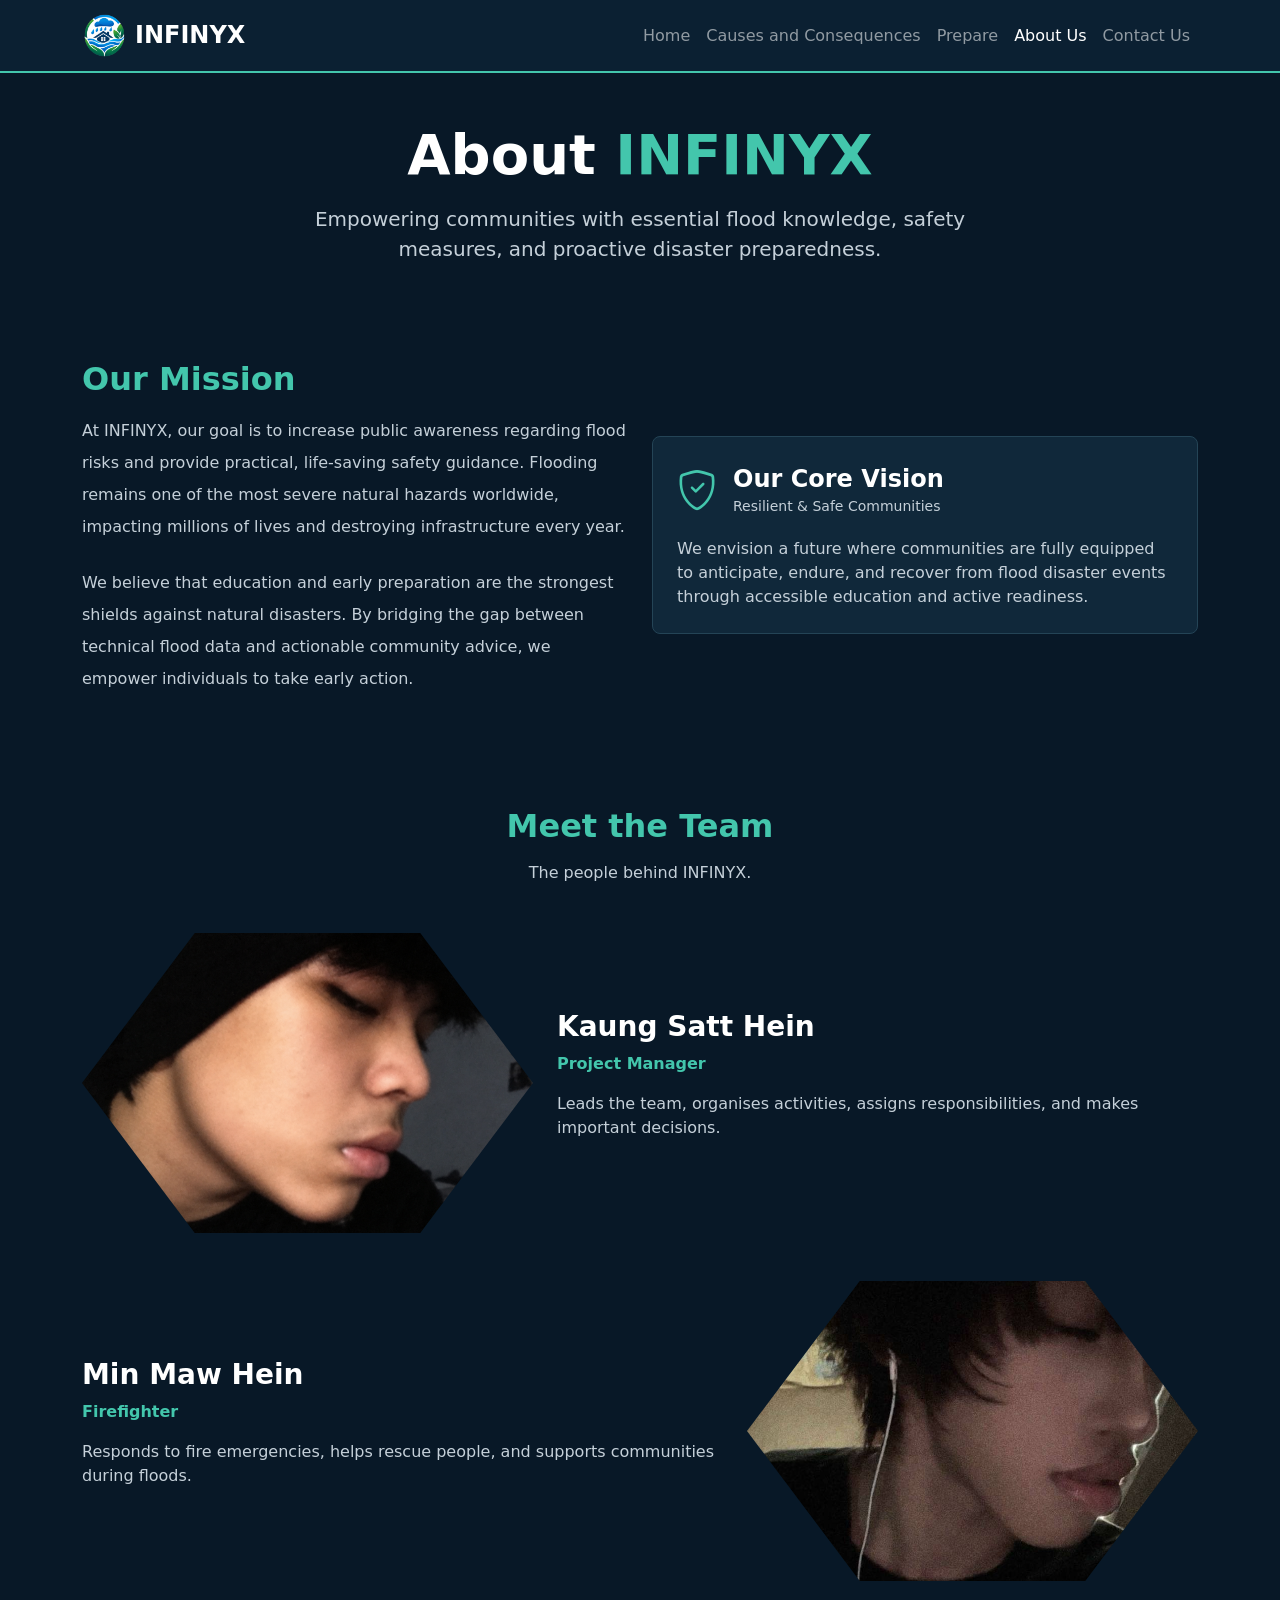
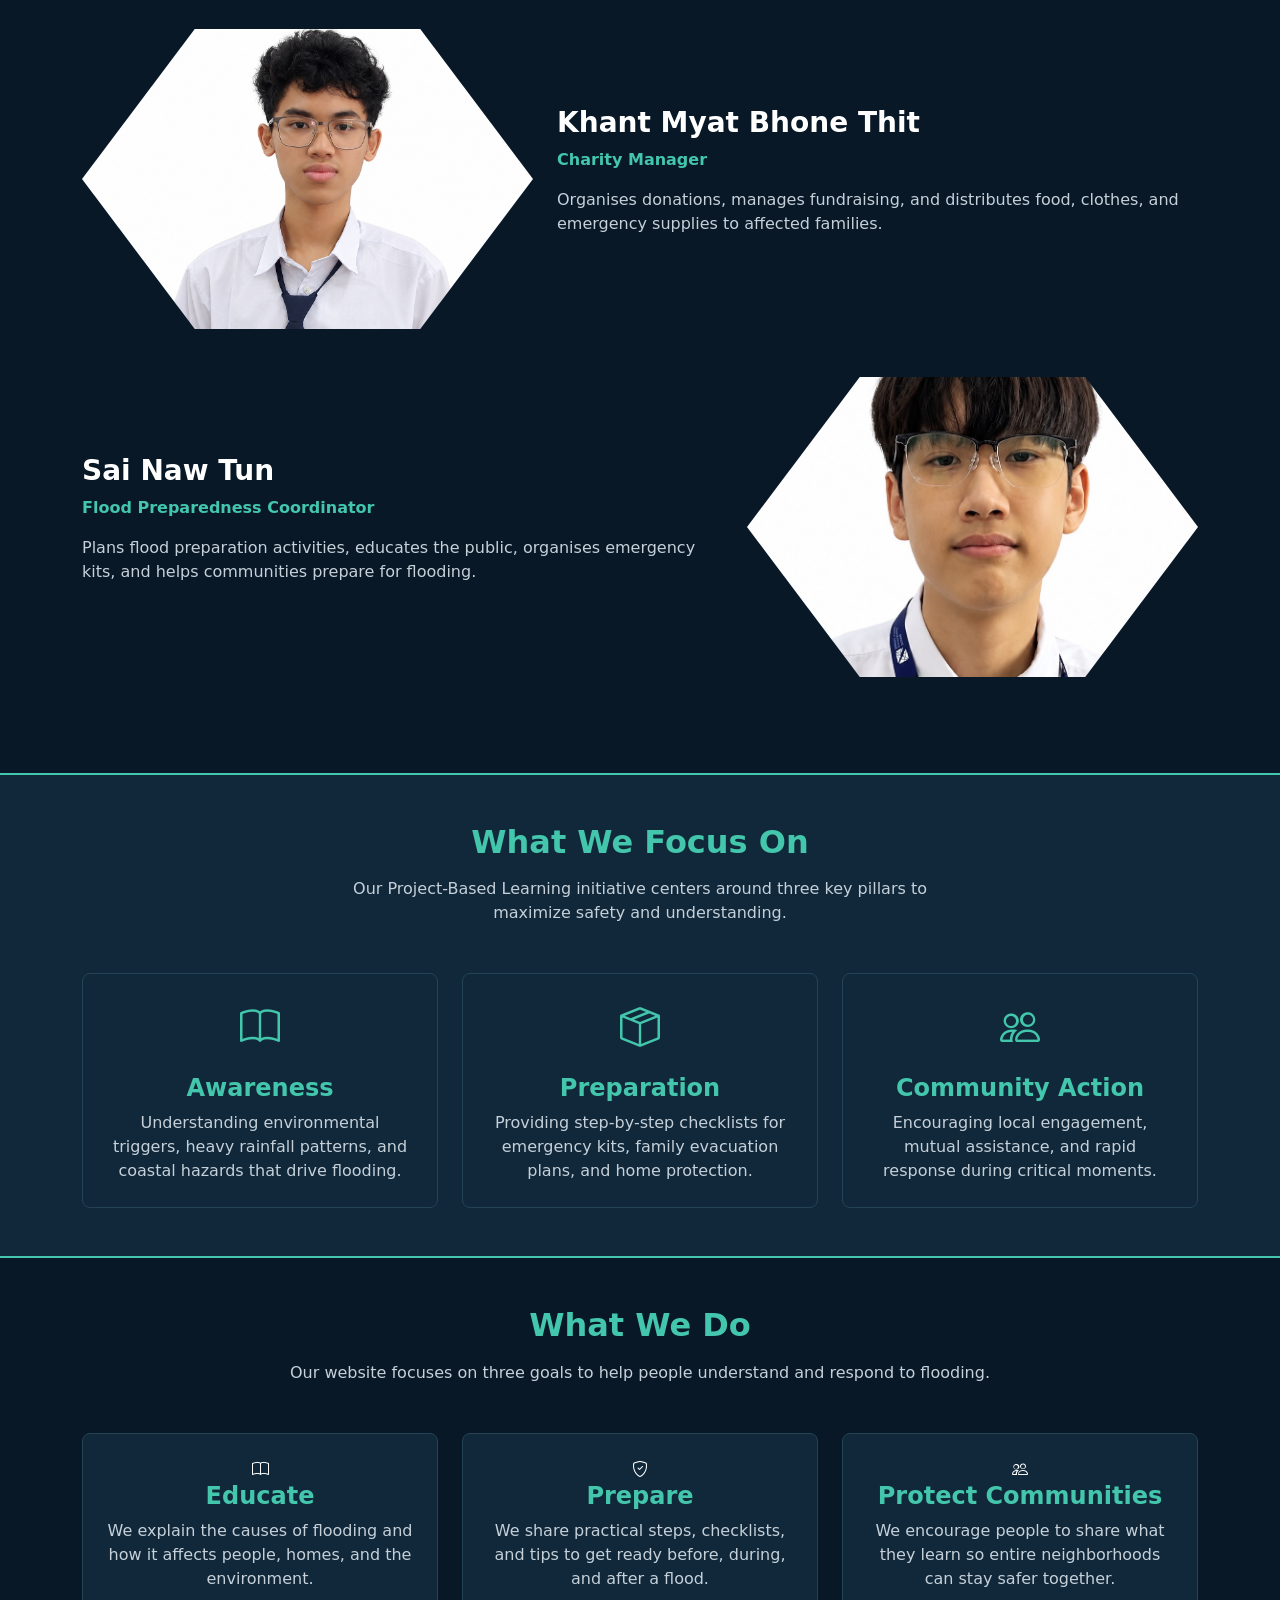
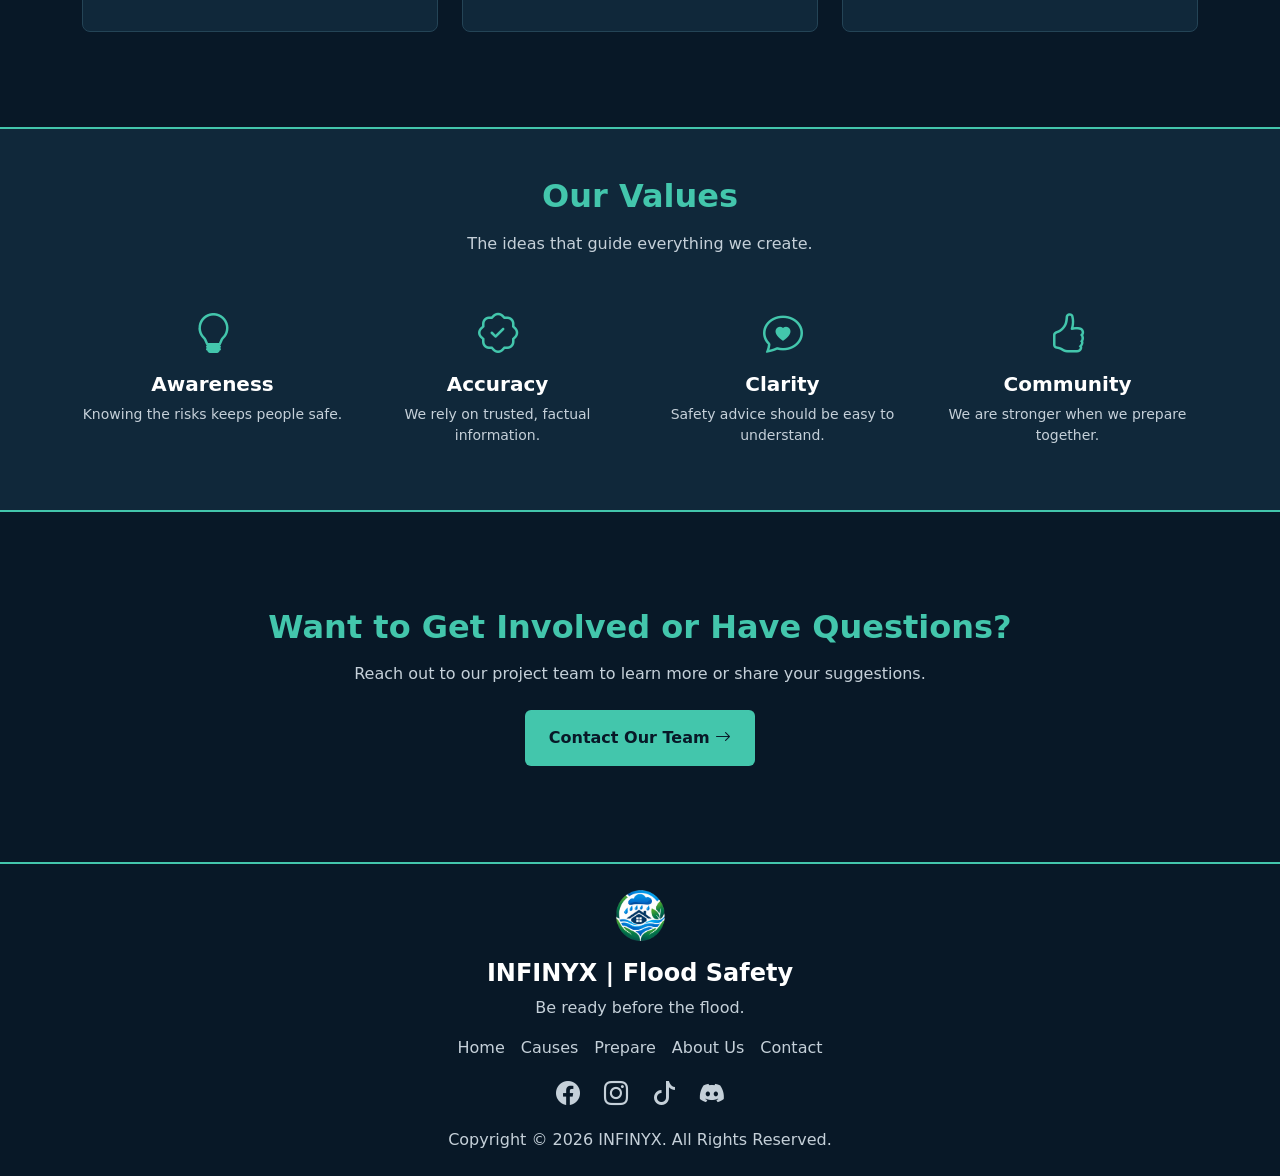
<file: pages/About_Us.html>
<!DOCTYPE html>
<html lang="en">
<head>
    <meta charset="UTF-8">
    <meta name="viewport" content="width=device-width, initial-scale=1.0">
    <title>INFINYX | About Us</title>

    <link href="https://cdn.jsdelivr.net/npm/bootstrap@5.3.8/dist/css/bootstrap.min.css" rel="stylesheet">
    <link rel="stylesheet" href="https://cdn.jsdelivr.net/npm/bootstrap-icons@1.11.3/font/bootstrap-icons.min.css">
    <link rel="stylesheet" href="https://unpkg.com/aos@2.3.1/dist/aos.css">
    <link rel="icon" type="image/png" href="../media/logo.png">
    <link rel="stylesheet" href="../style/style.css">
</head>

<body id="hiimbody">

<!-- Navbar -->
<nav class="navbar navbar-expand-lg navbar-dark sticky-top" id="navnav">
    <div class="container">
        <a class="navbar-brand fw-bold fs-4" href="../index.html">
            <img src="../media/logo.png" alt="INFINYX logo" width="45" height="45" class="me-2">INFINYX
        </a>

        <button class="navbar-toggler" type="button" data-bs-toggle="collapse" data-bs-target="#navbarContent">
            <span class="navbar-toggler-icon"></span>
        </button>

        <div class="collapse navbar-collapse" id="navbarContent">
            <ul class="navbar-nav ms-auto">
                <li class="nav-item"><a class="nav-link" href="../index.html">Home</a></li>
                <li class="nav-item"><a class="nav-link" href="Causes_and_Consequences.html">Causes and Consequences</a></li>
                <li class="nav-item"><a class="nav-link" href="Prepare.html">Prepare</a></li>
                <li class="nav-item"><a class="nav-link active" href="About_Us.html">About Us</a></li>
                <li class="nav-item"><a class="nav-link" href="Contact_Us.html">Contact Us</a></li>
            </ul>
        </div>
    </div>
</nav>

<!-- Page Header Banner -->
<div class="banner d-flex align-items-center text-center py-5">
    <div class="container">
        <h1 class="display-4 fw-bold mb-3" data-aos="fade-up">About <span>INFINYX</span></h1>
        <p class="fs-5 mx-auto banner-desc mb-0" data-aos="fade-up" data-aos-delay="150">
            Empowering communities with essential flood knowledge, safety measures, and proactive disaster preparedness.
        </p>
    </div>
</div>

<!-- Mission & Vision Section -->
<section class="container py-5">
    <div class="row align-items-center g-4">
        <div class="col-lg-6" data-aos="fade-right">
            <h2 class="section-title fw-bold mb-3">Our Mission</h2>
            <p class="section-text lh-lg mb-4">
                At INFINYX, our goal is to increase public awareness regarding flood risks and provide practical, life-saving safety guidance. Flooding remains one of the most severe natural hazards worldwide, impacting millions of lives and destroying infrastructure every year.
            </p>
            <p class="section-text lh-lg">
                We believe that education and early preparation are the strongest shields against natural disasters. By bridging the gap between technical flood data and actionable community advice, we empower individuals to take early action.
            </p>
        </div>

        <div class="col-lg-6" data-aos="fade-left">
            <div class="feature-card rounded-3 p-4">
                <div class="d-flex align-items-center mb-3">
                    <i class="bi bi-shield-check fs-1 link-green me-3"></i>
                    <div>
                        <h4 class="fw-bold mb-0">Our Core Vision</h4>
                        <small class="section-text">Resilient & Safe Communities</small>
                    </div>
                </div>
                <p class="section-text mb-0">
                    We envision a future where communities are fully equipped to anticipate, endure, and recover from flood disaster events through accessible education and active readiness.
                </p>
            </div>
        </div>
    </div>
</section>

<!-- Meet the Team -->
<section class="container py-5" id="our-team">
    <div class="text-center mb-5" data-aos="fade-up">
        <h2 class="section-title fw-bold mb-3">Meet the Team</h2>
        <p class="section-text">The people behind INFINYX.</p>
    </div>

    <!-- Member 1 -->
    <div class="row align-items-center g-4 mb-5" data-aos="fade-right">
        <div class="col-md-5">
            <img src="../media/Fred.png" class="img-fluid rounded-3 shadow" id="member" alt="Kaung Satt Hein">
        </div>
        <div class="col-md-7">
            <h3 class="fw-bold">Kaung Satt Hein</h3>
            <p class="section-title fw-bold">Project Manager</p>
            <p class="section-text">
                Leads the team, organises activities, assigns responsibilities, and makes important decisions.
            </p>
        </div>
    </div>

    <!-- Member 2 -->
    <div class="row align-items-center g-4 mb-5" data-aos="fade-left">
        <div class="col-md-5 order-md-2">
            <img src="../media/vilius.jpg" class="img-fluid rounded-3 shadow" id="member" alt="Min Maw Hein">
        </div>
        <div class="col-md-7 order-md-1">
            <h3 class="fw-bold">Min Maw Hein</h3>
            <p class="section-title fw-bold">Firefighter</p>
            <p class="section-text">
                Responds to fire emergencies, helps rescue people, and supports communities during floods.
            </p>
        </div>
    </div>

    <!-- Member 3 -->
    <div class="row align-items-center g-4 mb-5" data-aos="fade-right">
        <div class="col-md-5">
            <img src="../media/kris.png" class="img-fluid rounded-3 shadow" id="member" alt="Khant Myat Bhone Thit">
        </div>
        <div class="col-md-7">
            <h3 class="fw-bold">Khant Myat Bhone Thit</h3>
            <p class="section-title fw-bold">Charity Manager</p>
            <p class="section-text">
                Organises donations, manages fundraising, and distributes food, clothes, and emergency supplies to affected families.
            </p>
        </div>
    </div>

    <!-- Member 4 -->
    <div class="row align-items-center g-4 mb-5" data-aos="fade-left">
        <div class="col-md-5 order-md-2">
            <img src="../media/liam.jpg" class="img-fluid rounded-3 shadow" id="member" alt="Sai Naw Tun">
        </div>
        <div class="col-md-7 order-md-1">
            <h3 class="fw-bold">Sai Naw Tun</h3>
            <p class="section-title fw-bold">Flood Preparedness Coordinator</p>
            <p class="section-text">
                Plans flood preparation activities, educates the public, organises emergency kits, and helps communities prepare for flooding.
            </p>
        </div>
    </div>
</section>

<!-- Core Pillars Section -->
<section class="ready-section py-5">
    <div class="container">
        <div class="text-center mb-5" data-aos="fade-up">
            <h2 class="section-title fw-bold mb-3">What We Focus On</h2>
            <p class="section-text mx-auto" style="max-width: 650px;">
                Our Project-Based Learning initiative centers around three key pillars to maximize safety and understanding.
            </p>
        </div>

        <div class="row g-4">
            <!-- Awareness -->
            <div class="col-md-4" data-aos="zoom-in" data-aos-delay="100">
                <a href="Causes_and_Consequences.html" class="text-decoration-none">
                    <div class="feature-card rounded-3 p-4 text-center h-100">
                        <i class="bi bi-book fs-1 link-green mb-3 d-inline-block"></i>
                        <h4 class="fw-bold section-title mb-2">Awareness</h4>
                        <p class="section-text mb-0">
                            Understanding environmental triggers, heavy rainfall patterns, and coastal hazards that drive flooding.
                        </p>
                    </div>
                </a>
            </div>

            <!-- Preparation -->
            <div class="col-md-4" data-aos="zoom-in" data-aos-delay="200">
                <a href="Prepare.html" class="text-decoration-none">
                    <div class="feature-card rounded-3 p-4 text-center h-100">
                        <i class="bi bi-box-seam fs-1 link-green mb-3 d-inline-block"></i>
                        <h4 class="fw-bold section-title mb-2">Preparation</h4>
                        <p class="section-text mb-0">
                            Providing step-by-step checklists for emergency kits, family evacuation plans, and home protection.
                        </p>
                    </div>
                </a>
            </div>

            <!-- Community Action -->
            <div class="col-md-4" data-aos="zoom-in" data-aos-delay="300">
                <a href="About_Us.html" class="text-decoration-none">
                    <div class="feature-card rounded-3 p-4 text-center h-100">
                        <i class="bi bi-people fs-1 link-green mb-3 d-inline-block"></i>
                        <h4 class="fw-bold section-title mb-2">Community Action</h4>
                        <p class="section-text mb-0">
                            Encouraging local engagement, mutual assistance, and rapid response during critical moments.
                        </p>
                    </div>
                </a>
            </div>
        </div>
    </div>
</section>

<!-- What We Do -->
<section class="container py-5">
    <div class="text-center mb-5" data-aos="fade-up">
        <h2 class="section-title fw-bold mb-3">What We Do</h2>
        <p class="section-text">Our website focuses on three goals to help people understand and respond to flooding.</p>
    </div>

    <div class="row g-4">
        <div class="col-md-4" data-aos="flip-up">
            <div class="feature-card rounded-3 p-4 h-100 text-center">
                <div class="icon-circle"><i class="bi bi-book"></i></div>
                <h4 class="section-title fw-bold">Educate</h4>
                <p class="section-text">We explain the causes of flooding and how it affects people, homes, and the environment.</p>
            </div>
        </div>

        <div class="col-md-4" data-aos="flip-up" data-aos-delay="150">
            <div class="feature-card rounded-3 p-4 h-100 text-center">
                <div class="icon-circle"><i class="bi bi-shield-check"></i></div>
                <h4 class="section-title fw-bold">Prepare</h4>
                <p class="section-text">We share practical steps, checklists, and tips to get ready before, during, and after a flood.</p>
            </div>
        </div>

        <div class="col-md-4" data-aos="flip-up" data-aos-delay="300">
            <div class="feature-card rounded-3 p-4 h-100 text-center">
                <div class="icon-circle"><i class="bi bi-people"></i></div>
                <h4 class="section-title fw-bold">Protect Communities</h4>
                <p class="section-text">We encourage people to share what they learn so entire neighborhoods can stay safer together.</p>
            </div>
        </div>
    </div>
</section>

<!-- Our Values -->
<section class="ready-section py-5 my-5">
    <div class="container">
        <div class="text-center mb-5" data-aos="fade-up">
            <h2 class="section-title fw-bold mb-3">Our Values</h2>
            <p class="section-text">The ideas that guide everything we create.</p>
        </div>

        <div class="row g-4 text-center">
            <div class="col-6 col-md-3" data-aos="zoom-in">
                <i class="bi bi-lightbulb section-title fs-1"></i>
                <h5 class="fw-bold mt-2">Awareness</h5>
                <p class="section-text small">Knowing the risks keeps people safe.</p>
            </div>

            <div class="col-6 col-md-3" data-aos="zoom-in" data-aos-delay="100">
                <i class="bi bi-patch-check section-title fs-1"></i>
                <h5 class="fw-bold mt-2">Accuracy</h5>
                <p class="section-text small">We rely on trusted, factual information.</p>
            </div>

            <div class="col-6 col-md-3" data-aos="zoom-in" data-aos-delay="200">
                <i class="bi bi-chat-heart section-title fs-1"></i>
                <h5 class="fw-bold mt-2">Clarity</h5>
                <p class="section-text small">Safety advice should be easy to understand.</p>
            </div>

            <div class="col-6 col-md-3" data-aos="zoom-in" data-aos-delay="300">
                <i class="bi bi-hand-thumbs-up section-title fs-1"></i>
                <h5 class="fw-bold mt-2">Community</h5>
                <p class="section-text small">We are stronger when we prepare together.</p>
            </div>
        </div>
    </div>
</section>

<!-- CTA Section -->
<section class="container py-5 text-center" data-aos="fade-up">
    <h2 class="section-title fw-bold mb-3">Want to Get Involved or Have Questions?</h2>
    <p class="section-text mb-4">Reach out to our project team to learn more or share your suggestions.</p>
    <a href="Contact_Us.html" class="main-btn btn fw-bold px-4 py-3 border-0">
        Contact Our Team <i class="bi bi-arrow-right"></i>
    </a>
</section>

<!-- Footer -->
<footer class="py-4 mt-5">
    <div class="container text-center">
        <img src="../media/logo.png" alt="INFINYX logo" width="55" height="55" class="mb-3">
        <h4 class="fw-bold">INFINYX | Flood Safety</h4>
        <p class="section-text">Be ready before the flood.</p>

        <div class="d-flex flex-wrap justify-content-center gap-3 my-3">
            <a href="../index.html">Home</a>
            <a href="Causes_and_Consequences.html">Causes</a>
            <a href="Prepare.html">Prepare</a>
            <a href="About_Us.html">About Us</a>
            <a href="Contact_Us.html">Contact</a>
        </div>

        <div class="d-flex justify-content-center gap-4 my-3">
            <a href="#"><i class="bi bi-facebook fs-4"></i></a>
            <a href="#"><i class="bi bi-instagram fs-4"></i></a>
            <a href="#"><i class="bi bi-tiktok fs-4"></i></a>
            <a href="#"><i class="bi bi-discord fs-4"></i></a>
        </div>
        <p class="section-text mb-0">Copyright &copy; 2026 INFINYX. All Rights Reserved.</p>
    </div>
</footer>
<!-- Scripts -->
<script src="https://cdn.jsdelivr.net/npm/bootstrap@5.3.8/dist/js/bootstrap.bundle.min.js"></script>
<script src="https://unpkg.com/aos@2.3.1/dist/aos.js"></script>

<script>
    AOS.init({
        duration: 800,
        once: true
    });
</script>

</body>
</html>
</file>
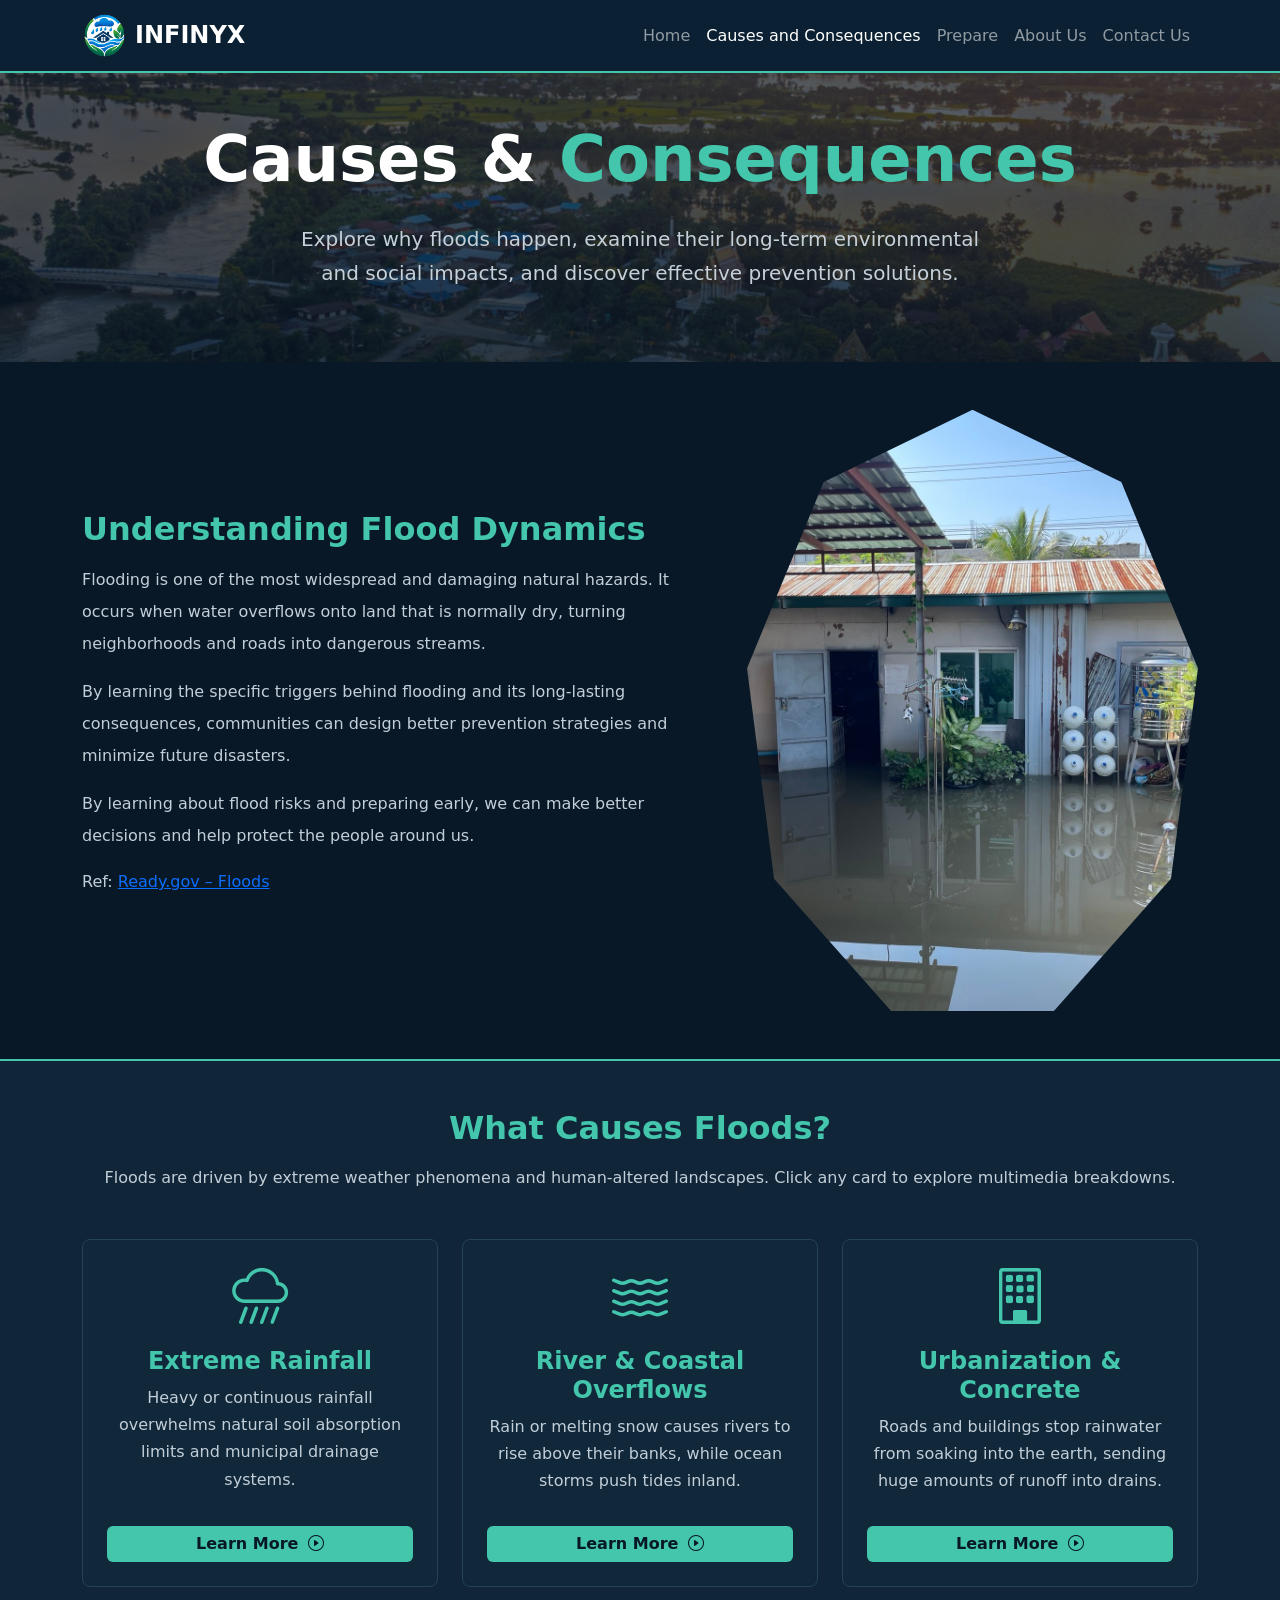
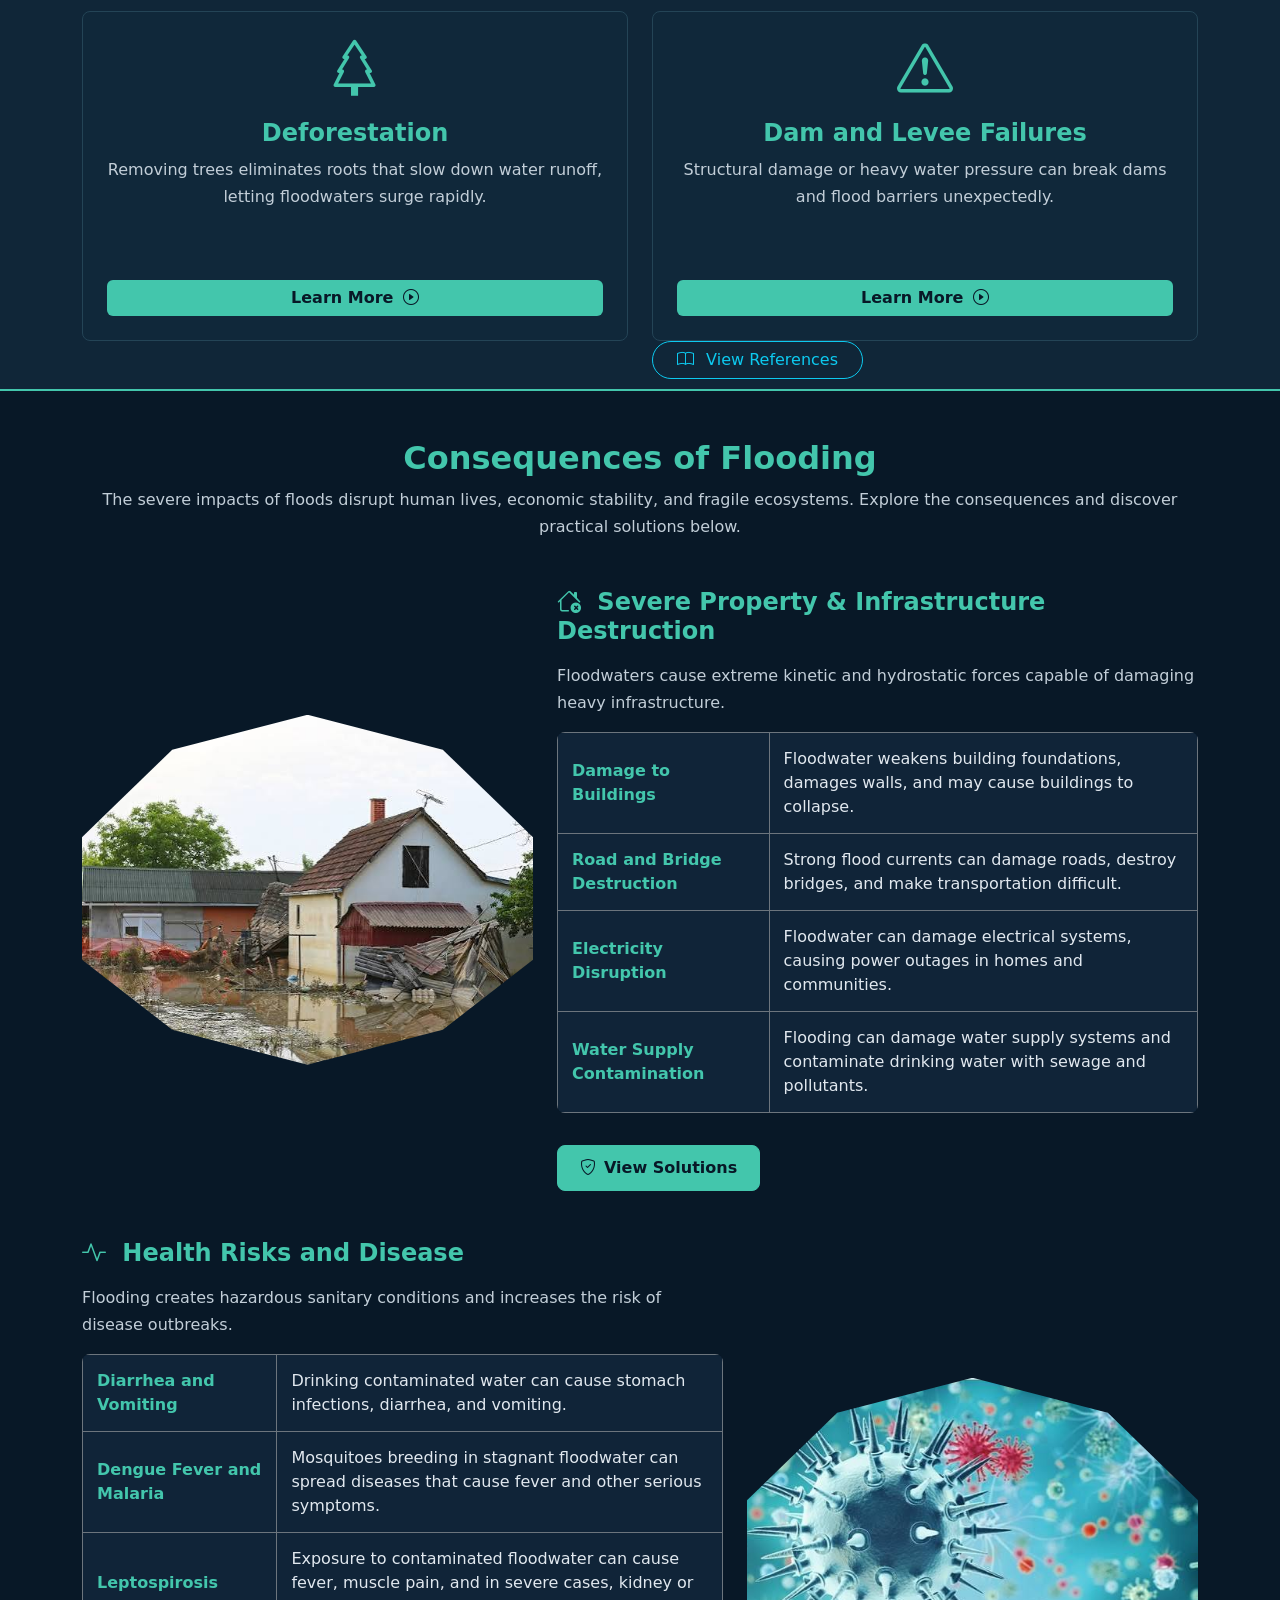
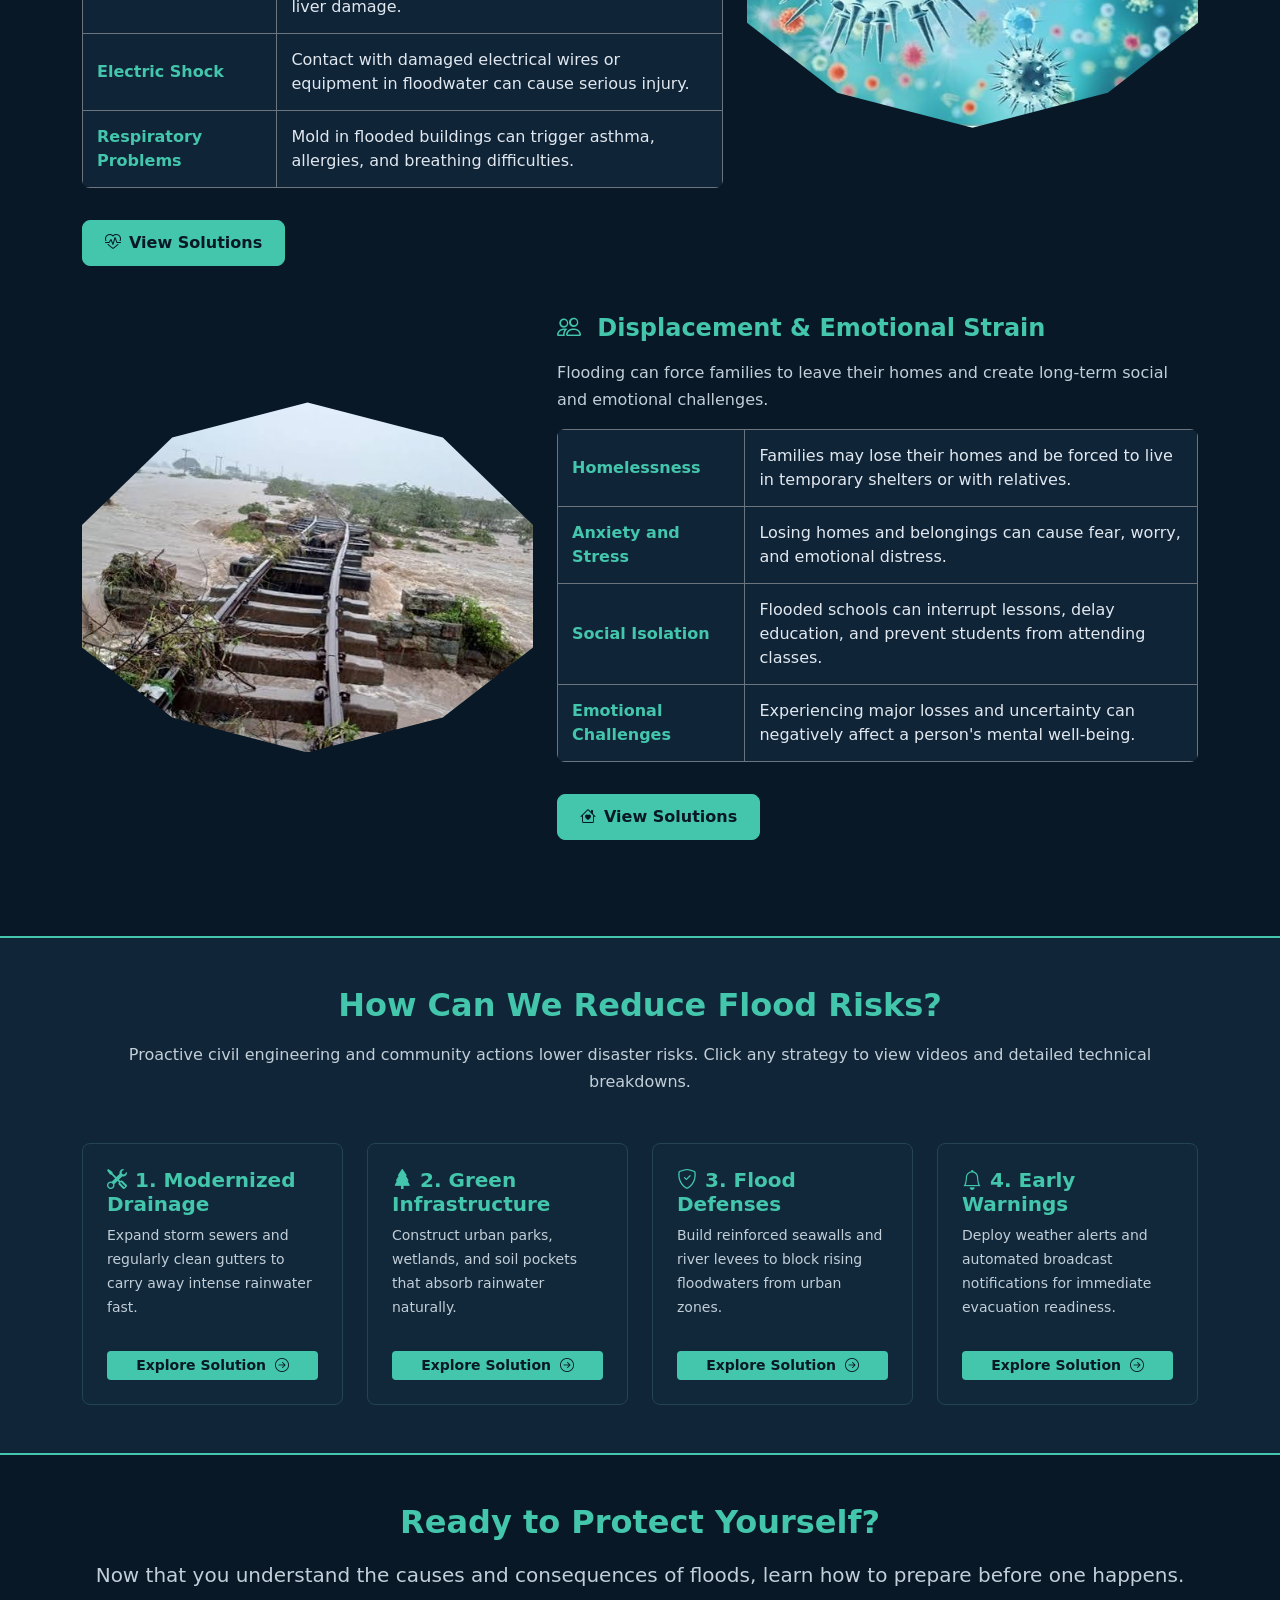
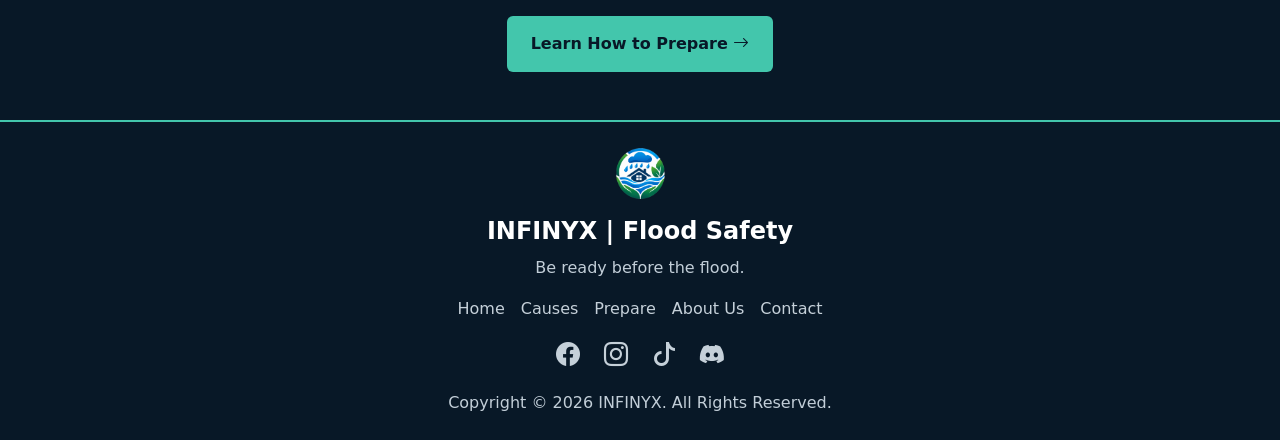
<file: pages/Causes_and_Consequences.html>
<!DOCTYPE html>
<html lang="en">
<head>
    <meta charset="UTF-8">
    <meta name="viewport" content="width=device-width, initial-scale=1.0">
    <title>INFINYX | Causes & Consequences of Floods</title>

    <!-- Bootstrap CSS -->
    <link href="https://cdn.jsdelivr.net/npm/bootstrap@5.3.8/dist/css/bootstrap.min.css" rel="stylesheet">
    <link rel="stylesheet" href="https://cdn.jsdelivr.net/npm/bootstrap-icons@1.11.3/font/bootstrap-icons.min.css">
    <link rel="stylesheet" href="https://unpkg.com/aos@2.3.1/dist/aos.css">

    <link rel="icon" href="../media/logo.png">
    <link rel="stylesheet" href="../style/style1.css">
</head>

<body id="hiimbody">

<!-- Navbar -->
<nav class="navbar navbar-expand-lg navbar-dark sticky-top" id="navnav">
    <div class="container">
        <a class="navbar-brand fw-bold fs-4" href="../index.html">
            <img src="../media/logo.png" alt="INFINYX logo" width="45" height="45" class="me-2">INFINYX
        </a>

        <button class="navbar-toggler" type="button" data-bs-toggle="collapse" data-bs-target="#navbarContent">
            <span class="navbar-toggler-icon"></span>
        </button>

        <div class="collapse navbar-collapse" id="navbarContent">
            <ul class="navbar-nav ms-auto">
                <li class="nav-item"><a class="nav-link" href="../index.html">Home</a></li>
                <li class="nav-item"><a class="nav-link active" href="Causes_and_Consequences.html">Causes and Consequences</a></li>
                <li class="nav-item"><a class="nav-link" href="Prepare.html">Prepare</a></li>
                <li class="nav-item"><a class="nav-link" href="About_Us.html">About Us</a></li>
                <li class="nav-item"><a class="nav-link" href="Contact_Us.html">Contact Us</a></li>
            </ul>
        </div>
    </div>
</nav>

<!-- Banner -->
<div class="banner d-flex align-items-center text-center py-5">
    <div class="container">
        <h1 class="display-3 fw-bold mb-4" data-aos="fade-up">Causes & <span>Consequences</span></h1>
        <p class="fs-5 mx-auto mb-4 banner-desc section-text" data-aos="fade-up" data-aos-delay="150">
            Explore why floods happen, examine their long-term environmental and social impacts, and discover effective prevention solutions.
        </p>
    </div>
</div>

<!-- Intro Section -->
<section class="container py-5">
    <div class="row align-items-center g-4">
        <div class="col-md-7" data-aos="fade-right">
            <h2 class="section-title fw-bold mb-3">Understanding Flood Dynamics</h2>
            <p class="section-text lh-lg">Flooding is one of the most widespread and damaging natural hazards. It occurs when water overflows onto land that is normally dry, turning neighborhoods and roads into dangerous streams.</p>
            <p class="section-text lh-lg">By learning the specific triggers behind flooding and its long-lasting consequences, communities can design better prevention strategies and minimize future disasters.</p>
            <p class="section-text lh-lg">
                By learning about flood risks and preparing early, we can make better decisions and help protect the people around us.
            </p>

            <p class="section-text">
                Ref: <a href="https://www.ready.gov/floods" target="_blank">Ready.gov – Floods</a>
            </p>
        </div>

        <div class="col-md-5" data-aos="fade-left">
            <img src="../media/Image.jpg" class="img-fluid rounded-3 shadow-lg w-100" alt="Flooding in community" id="imgoat">
        </div>
    </div>
</section>

<!-- Causes Section -->
<section class="ready-section py-5">
    <div class="container">
        <div class="text-center mb-5" data-aos="fade-up">
            <h2 class="section-title fw-bold mb-3">What Causes Floods?</h2>
            <p class="section-text">Floods are driven by extreme weather phenomena and human-altered landscapes. Click any card to explore multimedia breakdowns.</p>
        </div>

        <div class="row g-4">

            <div class="col-md-4" data-aos="flip-up">
                <div class="feature-card rounded-3 p-4 text-center h-100 d-flex flex-column justify-content-between">
                    <div>
                        <i class="bi bi-cloud-rain-heavy display-4 link-green mb-3 d-block"></i>
                        <h4 class="section-title fw-bold mb-2">Extreme Rainfall</h4>
                        <p class="section-text fs-6">Heavy or continuous rainfall overwhelms natural soil absorption limits and municipal drainage systems.</p>
                    </div>
                    <button class="main-btn btn fw-bold border-0 mt-3" data-bs-toggle="modal" data-bs-target="#rainfallModal">
                        Learn More <i class="bi bi-play-circle ms-1"></i>
                    </button>
                </div>
            </div>

            <div class="col-md-4" data-aos="flip-up" data-aos-delay="100">
                <div class="feature-card rounded-3 p-4 text-center h-100 d-flex flex-column justify-content-between">
                    <div>
                        <i class="bi bi-water display-4 link-green mb-3 d-block"></i>
                        <h4 class="section-title fw-bold mb-2">River & Coastal Overflows</h4>
                        <p class="section-text fs-6">Rain or melting snow causes rivers to rise above their banks, while ocean storms push tides inland.</p>
                    </div>
                    <button class="main-btn btn fw-bold border-0 mt-3" data-bs-toggle="modal" data-bs-target="#riverModal">
                        Learn More <i class="bi bi-play-circle ms-1"></i>
                    </button>
                </div>
            </div>

            <div class="col-md-4" data-aos="flip-up" data-aos-delay="200">
                <div class="feature-card rounded-3 p-4 text-center h-100 d-flex flex-column justify-content-between">
                    <div>
                        <i class="bi bi-building display-4 link-green mb-3 d-block"></i>
                        <h4 class="section-title fw-bold mb-2">Urbanization & Concrete</h4>
                        <p class="section-text fs-6">Roads and buildings stop rainwater from soaking into the earth, sending huge amounts of runoff into drains.</p>
                    </div>
                    <button class="main-btn btn fw-bold border-0 mt-3" data-bs-toggle="modal" data-bs-target="#urbanModal">
                        Learn More <i class="bi bi-play-circle ms-1"></i>
                    </button>
                </div>
            </div>

            <div class="col-md-6" data-aos="flip-up" data-aos-delay="300">
                <div class="feature-card rounded-3 p-4 text-center h-100 d-flex flex-column justify-content-between">
                    <div>
                        <i class="bi bi-tree display-4 link-green mb-3 d-block"></i>
                        <h4 class="section-title fw-bold mb-2">Deforestation</h4>
                        <p class="section-text fs-6">Removing trees eliminates roots that slow down water runoff, letting floodwaters surge rapidly.</p>
                    </div>
                    <button class="main-btn btn fw-bold border-0 mt-3" data-bs-toggle="modal" data-bs-target="#forestModal">
                        Learn More <i class="bi bi-play-circle ms-1"></i>
                    </button>
                </div>
            </div>

            <div class="col-md-6" data-aos="flip-up" data-aos-delay="400">
                <div class="feature-card rounded-3 p-4 text-center h-100 d-flex flex-column justify-content-between">
                    <div>
                        <i class="bi bi-exclamation-triangle display-4 link-green mb-3 d-block"></i>
                        <h4 class="section-title fw-bold mb-2">Dam and Levee Failures</h4>
                        <p class="section-text fs-6">Structural damage or heavy water pressure can break dams and flood barriers unexpectedly.</p>
                    </div>
                    <button class="main-btn btn fw-bold border-0 mt-3" data-bs-toggle="modal" data-bs-target="#damModal">
                        Learn More <i class="bi bi-play-circle ms-1"></i>
                    </button>
                </div>

                <button type="button" class="btn btn-outline-info rounded-pill px-4" data-bs-toggle="modal" data-bs-target="#referencesModal"><i class="bi bi-book me-2"></i> View References</button>
            </div>
            
    </div>
</section>

<!-- Consequences of Flooding -->
<section class="container py-5" id="consequences">

    <div class="text-center mb-5" data-aos="fade-up">
        <h2 class="section-title fw-bold">Consequences of Flooding</h2>
        <p class="section-text">
            The severe impacts of floods disrupt human lives, economic stability,
            and fragile ecosystems. Explore the consequences and discover
            practical solutions below.
        </p>
    </div>

    <!-- Property & Infrastructure Destruction -->
    <div class="row align-items-center mb-5 g-4" data-aos="fade-right">
        <div class="col-md-5">
            <img src="../media/damagedbuilding.jpg" class="img-fluid rounded-3 shadow consequence-img" alt="Flood damage to buildings" id="building">
        </div>

        <div class="col-md-7">
            <h4 class="section-title fw-bold mb-3">
                <i class="bi bi-house-x me-2"></i>
                Severe Property & Infrastructure Destruction
            </h4>

            <p class="section-text">
                Floodwaters cause extreme kinetic and hydrostatic forces capable of damaging heavy infrastructure.
            </p>

            <table class="table table-dark table-bordered border-secondary consequence-table">
                <tbody>
                    <tr>
                        <th>Damage to Buildings</th>
                        <td>Floodwater weakens building foundations, damages walls, and may cause buildings to collapse.</td>
                    </tr>
                    <tr>
                        <th>Road and Bridge Destruction</th>
                        <td>Strong flood currents can damage roads, destroy bridges, and make transportation difficult.</td>
                    </tr>
                    <tr>
                        <th>Electricity Disruption</th>
                        <td>Floodwater can damage electrical systems, causing power outages in homes and communities.</td>
                    </tr>
                    <tr>
                        <th>Water Supply Contamination</th>
                        <td>Flooding can damage water supply systems and contaminate drinking water with sewage and pollutants.</td>
                    </tr>
                </tbody>
            </table>

            <button class="btn solution-btn mt-3" data-bs-toggle="modal" data-bs-target="#buildingModal">
                <i class="bi bi-shield-check me-2"></i>View Solutions
            </button>
        </div>
    </div>

    <!-- Health Risks -->
    <div class="row align-items-center mb-5 flex-md-row-reverse g-4" data-aos="fade-left">
        <div class="col-md-5">
            <img src="../media/disease.jpg" class="img-fluid rounded-3 shadow consequence-img" alt="Health risks caused by contaminated floodwater" id="disease">
        </div>

        <div class="col-md-7">
            <h4 class="section-title fw-bold mb-3">
                <i class="bi bi-activity me-2"></i>
                Health Risks and Disease
            </h4>

            <p class="section-text">
                Flooding creates hazardous sanitary conditions and increases the risk of disease outbreaks.
            </p>

            <table class="table table-dark table-bordered border-secondary consequence-table">
                <tbody>
                    <tr>
                        <th>Diarrhea and Vomiting</th>
                        <td>Drinking contaminated water can cause stomach infections, diarrhea, and vomiting.</td>
                    </tr>
                    <tr>
                        <th>Dengue Fever and Malaria</th>
                        <td>Mosquitoes breeding in stagnant floodwater can spread diseases that cause fever and other serious symptoms.</td>
                    </tr>
                    <tr>
                        <th>Leptospirosis</th>
                        <td>Exposure to contaminated floodwater can cause fever, muscle pain, and in severe cases, kidney or liver damage.</td>
                    </tr>
                    <tr>
                        <th>Electric Shock</th>
                        <td>Contact with damaged electrical wires or equipment in floodwater can cause serious injury.</td>
                    </tr>
                    <tr>
                        <th>Respiratory Problems</th>
                        <td>Mold in flooded buildings can trigger asthma, allergies, and breathing difficulties.</td>
                    </tr>
                </tbody>
            </table>

            <button class="btn solution-btn mt-3" data-bs-toggle="modal" data-bs-target="#healthModal">
                <i class="bi bi-heart-pulse me-2"></i>View Solutions
            </button>
        </div>
    </div>

    <!-- Displacement & Emotional Strain -->
    <div class="row align-items-center mb-5 g-4" data-aos="fade-right">
        <div class="col-md-5">
            <img src="../media/railflood.jpg" class="img-fluid rounded-3 shadow consequence-img" alt="Community affected by flooding" id="rail">
        </div>

        <div class="col-md-7">
            <h4 class="section-title fw-bold mb-3">
                <i class="bi bi-people me-2"></i>
                Displacement & Emotional Strain
            </h4>

            <p class="section-text">
                Flooding can force families to leave their homes and create long-term social and emotional challenges.
            </p>

            <table class="table table-dark table-bordered border-secondary consequence-table">
                <tbody>
                    <tr>
                        <th>Homelessness</th>
                        <td>Families may lose their homes and be forced to live in temporary shelters or with relatives.</td>
                    </tr>
                    <tr>
                        <th>Anxiety and Stress</th>
                        <td>Losing homes and belongings can cause fear, worry, and emotional distress.</td>
                    </tr>
                    <tr>
                        <th>Social Isolation</th>
                        <td>Flooded schools can interrupt lessons, delay education, and prevent students from attending classes.</td>
                    </tr>
                    <tr>
                        <th>Emotional Challenges</th>
                        <td>Experiencing major losses and uncertainty can negatively affect a person's mental well-being.</td>
                    </tr>
                </tbody>
            </table>

            <button class="btn solution-btn mt-3" data-bs-toggle="modal" data-bs-target="#displacementModal">
                <i class="bi bi-house-heart me-2"></i>View Solutions
            </button>
        </div>
    </div>
</section>

<!-- BUILDING SOLUTIONS MODAL -->
<div class="modal fade" id="buildingModal">
    <div class="modal-dialog modal-dialog-centered">
        <div class="modal-content solution-modal">
            <div class="modal-header">
                <h5 class="modal-title"><i class="bi bi-house-check me-2"></i>Solutions for Infrastructure Damage</h5>
                <button type="button" class="btn-close btn-close-white" data-bs-dismiss="modal"></button>
            </div>

            <div class="modal-body">
                <div class="solution-item">
                    <i class="bi bi-building-check"></i>
                    <div>
                        <h6>Flood-Resistant Buildings</h6>
                        <p>Construct buildings on elevated foundations and use flood-resistant materials to reduce damage.</p>
                    </div>
                </div>

                <div class="solution-item">
                    <i class="bi bi-cone-striped"></i>
                    <div>
                        <h6>Protect Roads and Bridges</h6>
                        <p>Improve drainage systems and strengthen bridges to withstand floodwater and strong currents.</p>
                    </div>
                </div>

                <div class="solution-item">
                    <i class="bi bi-lightning-charge"></i>
                    <div>
                        <h6>Protect Electrical Systems</h6>
                        <p>Install electrical equipment above expected flood levels and switch off electricity when flooding threatens, if it is safe to do so.</p>
                    </div>
                </div>

                <div class="solution-item">
                    <i class="bi bi-droplet"></i>
                    <div>
                        <h6>Keep Water Supplies Safe</h6>
                        <p>Protect wells and water tanks from contamination and use safe drinking water during floods.</p>
                    </div>
                </div>
            </div>

            <div class="modal-footer">
                <button class="btn solution-btn" data-bs-dismiss="modal">Got It</button>
            </div>
        </div>
    </div>
</div>

<!-- HEALTH SOLUTIONS MODAL -->
<div class="modal fade" id="healthModal">
    <div class="modal-dialog modal-dialog-centered">
        <div class="modal-content solution-modal">
            <div class="modal-header">
                <h5 class="modal-title"><i class="bi bi-heart-pulse me-2"></i>Solutions for Health Risks</h5>
                <button type="button" class="btn-close btn-close-white" data-bs-dismiss="modal"></button>
            </div>

            <div class="modal-body">
                <div class="solution-item">
                    <i class="bi bi-cup-straw"></i>
                    <div>
                        <h6>Drink Safe Water</h6>
                        <p>Use bottled, boiled, or properly treated water to reduce the risk of waterborne diseases.</p>
                    </div>
                </div>

                <div class="solution-item">
                    <i class="bi bi-bug"></i>
                    <div>
                        <h6>Prevent Mosquito Breeding</h6>
                        <p>Remove standing water from containers and use mosquito nets or repellents.</p>
                    </div>
                </div>

                <div class="solution-item">
                    <i class="bi bi-shield-plus"></i>
                    <div>
                        <h6>Avoid Contaminated Floodwater</h6>
                        <p>Stay away from floodwater whenever possible and wash exposed skin with clean water and soap.</p>
                    </div>
                </div>

                <div class="solution-item">
                    <i class="bi bi-lightning"></i>
                    <div>
                        <h6>Stay Away from Electrical Hazards</h6>
                        <p>Never touch fallen power lines or electrical equipment that has been exposed to floodwater.</p>
                    </div>
                </div>

                <div class="solution-item">
                    <i class="bi bi-house"></i>
                    <div>
                        <h6>Prevent Mold Growth</h6>
                        <p>Dry flooded buildings as soon as it is safe and remove damaged materials that cannot be cleaned.</p>
                    </div>
                </div>
            </div>

            <div class="modal-footer">
                <button class="btn solution-btn" data-bs-dismiss="modal">Got It</button>
            </div>
        </div>
    </div>
</div>

<!-- DISPLACEMENT SOLUTIONS MODAL -->
<div class="modal fade" id="displacementModal" >
    <div class="modal-dialog modal-dialog-centered">
        <div class="modal-content solution-modal">
            <div class="modal-header">
                <h5 class="modal-title"><i class="bi bi-people me-2"></i>Solutions for Displacement</h5>
                <button type="button" class="btn-close btn-close-white" data-bs-dismiss="modal"></button>
            </div>

            <div class="modal-body">
                <div class="solution-item">
                    <i class="bi bi-house-heart"></i>
                    <div>
                        <h6>Prepare Emergency Shelters</h6>
                        <p>Identify safe evacuation centers and prepare temporary shelters for families affected by floods.</p>
                    </div>
                </div>

                <div class="solution-item">
                    <i class="bi bi-bag-check"></i>
                    <div>
                        <h6>Prepare an Emergency Kit</h6>
                        <p>Keep important documents, food, water, medicine, and essential supplies ready for evacuation.</p>
                    </div>
                </div>

                <div class="solution-item">
                    <i class="bi bi-chat-heart"></i>
                    <div>
                        <h6>Provide Emotional Support</h6>
                        <p>Encourage families to support one another and seek help from trusted people when feeling overwhelmed.</p>
                    </div>
                </div>

                <div class="solution-item">
                    <i class="bi bi-book"></i>
                    <div>
                        <h6>Continue Education</h6>
                        <p>Provide temporary learning spaces and educational resources for students affected by flooding.</p>
                    </div>
                </div>
            </div>

            <div class="modal-footer">
                <button class="btn solution-btn" data-bs-dismiss="modal">Got It</button>
            </div>
        </div>
    </div>
</div>

<!-- Solutions Section -->
<section class="ready-section py-5 w-100">
    <div class="container">
        <div class="text-center mb-5" data-aos="fade-up">
            <h2 class="section-title fw-bold mb-3">How Can We Reduce Flood Risks?</h2>
            <p class="section-text">Proactive civil engineering and community actions lower disaster risks. Click any strategy to view videos and detailed technical breakdowns.</p>
        </div>

        <div class="row g-4">

            <div class="col-md-3" data-aos="zoom-in">
                <div class="feature-card rounded-3 p-4 h-100 d-flex flex-column justify-content-between">
                    <div>
                        <h5 class="section-title fw-bold mb-2"><i class="bi bi-tools me-2"></i>1. Modernized Drainage</h5>
                        <p class="section-text small">Expand storm sewers and regularly clean gutters to carry away intense rainwater fast.</p>
                    </div>
                    <button class="main-btn btn btn-sm fw-bold border-0 mt-3" data-bs-toggle="modal" data-bs-target="#solutionModal1">Explore Solution <i class="bi bi-arrow-right-circle ms-1"></i></button>
                </div>
            </div>

            <div class="col-md-3" data-aos="zoom-in" data-aos-delay="100">
                <div class="feature-card rounded-3 p-4 h-100 d-flex flex-column justify-content-between">
                    <div>
                        <h5 class="section-title fw-bold mb-2"><i class="bi bi-tree-fill me-2"></i>2. Green Infrastructure</h5>
                        <p class="section-text small">Construct urban parks, wetlands, and soil pockets that absorb rainwater naturally.</p>
                    </div>
                    <button class="main-btn btn btn-sm fw-bold border-0 mt-3" data-bs-toggle="modal" data-bs-target="#solutionModal2">Explore Solution <i class="bi bi-arrow-right-circle ms-1"></i></button>
                </div>
            </div>

            <div class="col-md-3" data-aos="zoom-in" data-aos-delay="200">
                <div class="feature-card rounded-3 p-4 h-100 d-flex flex-column justify-content-between">
                    <div>
                        <h5 class="section-title fw-bold mb-2"><i class="bi bi-shield-check me-2"></i>3. Flood Defenses</h5>
                        <p class="section-text small">Build reinforced seawalls and river levees to block rising floodwaters from urban zones.</p>
                    </div>
                    <button class="main-btn btn btn-sm fw-bold border-0 mt-3" data-bs-toggle="modal" data-bs-target="#solutionModal3">Explore Solution <i class="bi bi-arrow-right-circle ms-1"></i></button>
                </div>
            </div>

            <div class="col-md-3" data-aos="zoom-in" data-aos-delay="300">
                <div class="feature-card rounded-3 p-4 h-100 d-flex flex-column justify-content-between">
                    <div>
                        <h5 class="section-title fw-bold mb-2"><i class="bi bi-bell me-2"></i>4. Early Warnings</h5>
                        <p class="section-text small">Deploy weather alerts and automated broadcast notifications for immediate evacuation readiness.</p>
                    </div>
                    <button class="main-btn btn btn-sm fw-bold border-0 mt-3" data-bs-toggle="modal" data-bs-target="#solutionModal4">Explore Solution <i class="bi bi-arrow-right-circle ms-1"></i></button>
                </div>
            </div>

        </div>
    </div>
</section>

<!-- CAUSES MODALS -->
<!-- Modal 1: Extreme Rainfall -->
<div class="modal fade" id="rainfallModal">
    <div class="modal-dialog modal-dialog-centered modal-lg">
        <div class="modal-content feature-card border border-secondary text-white">
            <div class="modal-header border-bottom border-secondary">
                <h5 class="modal-title section-title fw-bold"><i class="bi bi-cloud-rain-heavy me-2"></i>Extreme Rainfall & Atmospheric Rivers</h5>
                <button type="button" class="btn-close btn-close-white" data-bs-dismiss="modal"></button>
            </div>
            <div class="modal-body">
                <div class="row g-3 mb-3">
                    <div class="col-md-6">
                        <img src="../media/extremerainfall.jpg" class="img-fluid rounded-3 shadow" alt="Rainfall impact">
                    </div>
                    <div class="col-md-6">
                        <h6 class="link-green fw-bold">Deep Dive Analysis:</h6>
                        <p class="section-text small">Extreme rainfall occurs when storm systems release large amounts of water over short periods. Ground saturation happens rapidly. Once the soil cannot absorb more water, excess rain flows across the surface and may flood lower areas.</p>
                        <h6 class="link-green fw-bold">Mitigation & Safety Actions:</h6>
                        <ul class="section-text small ps-3">
                            <li>Maintain storm drains, street gutters, and downspouts free of debris.</li>
                            <li>Use rain barrels to collect rooftop runoff where appropriate.</li>
                            <li>Follow official weather alerts.</li>
                        </ul>
                    </div>
                </div>
                <div class="ratio ratio-16x9 rounded overflow-hidden mt-3">
                    <iframe src="https://www.youtube.com/embed/43M5mZuzHF8" title="Extreme Heavy Rainfall & Flooding" allowfullscreen></iframe>
                </div>
            </div>
            <div class="modal-footer border-top border-secondary">
                <button class="btn btn-outline-light" data-bs-dismiss="modal">Close</button>
            </div>
        </div>
    </div>
</div>

<!-- Modal 2: River & Coastal Overflows -->
<div class="modal fade" id="riverModal">
    <div class="modal-dialog modal-dialog-centered modal-lg">
        <div class="modal-content feature-card border border-secondary text-white">
            <div class="modal-header border-bottom border-secondary">
                <h5 class="modal-title section-title fw-bold"><i class="bi bi-water me-2"></i>River Overflow & Coastal Storm Surges</h5>
                <button type="button" class="btn-close btn-close-white" data-bs-dismiss="modal"></button>
            </div>
            <div class="modal-body">
                <div class="row g-3 mb-3">
                    <div class="col-md-6">
                        <img src="../media/Floodwaters Raging Beneath the Bridge.png" class="img-fluid rounded-3 shadow" alt="River overflow">
                    </div>
                    <div class="col-md-6">
                        <h6 class="link-green fw-bold">Deep Dive Analysis:</h6>
                        <p class="section-text small">River floods happen when heavy rainfall causes rivers to rise above their banks. Coastal storm surges occur when strong storms push seawater onto normally dry land.</p>
                        <h6 class="link-green fw-bold">Preventative Measures:</h6>
                        <ul class="section-text small ps-3">
                            <li>Construct and maintain flood walls and levees in suitable high-risk areas.</li>
                            <li>Limit construction in low-lying floodplains.</li>
                            <li>Restore riverbank vegetation to help protect soil.</li>
                        </ul>
                    </div>
                </div>
                <div class="ratio ratio-16x9 rounded overflow-hidden mt-3">
                    <iframe src="https://www.youtube.com/embed/2GgUn2QTJtE" title="River Overflow and Coastal Flooding" allowfullscreen></iframe>
                </div>
            </div>
            <div class="modal-footer border-top border-secondary">
                <button class="btn btn-outline-light" data-bs-dismiss="modal">Close</button>
            </div>
        </div>
    </div>
</div>

<!-- Modal 3: Urbanization -->
<div class="modal fade" id="urbanModal">
    <div class="modal-dialog modal-dialog-centered modal-lg">
        <div class="modal-content feature-card border border-secondary text-white">
            <div class="modal-header border-bottom border-secondary">
                <h5 class="modal-title section-title fw-bold"><i class="bi bi-building me-2"></i>Urbanization & Impervious Surfaces</h5>
                <button type="button" class="btn-close btn-close-white" data-bs-dismiss="modal"></button>
            </div>
            <div class="modal-body">
                <div class="row g-3 mb-3">
                    <div class="col-md-6">
                        <img src="../media/Flooded Neighborhood Street with Silver Van.png" class="img-fluid rounded-3 shadow" alt="Urban flood">
                    </div>
                    <div class="col-md-6">
                        <h6 class="link-green fw-bold">Deep Dive Analysis:</h6>
                        <p class="section-text small">As natural soil and green spaces are replaced with concrete and asphalt, less rainwater can soak into the ground. Water flows across these hard surfaces, potentially overwhelming drainage systems.</p>
                        <h6 class="link-green fw-bold">Urban Engineering Solutions:</h6>
                        <ul class="section-text small ps-3">
                            <li>Use permeable pavement in suitable areas.</li>
                            <li>Include rooftop gardens and rain gardens in city planning.</li>
                            <li>Improve stormwater storage and drainage systems.</li>
                        </ul>
                    </div>
                </div>
                <div class="ratio ratio-16x9 rounded overflow-hidden mt-3">
                    <iframe src="https://www.youtube.com/embed/fKnAJCSGSdk" title="Urban Flooding and Permeable Surfaces" allowfullscreen></iframe>
                </div>
            </div>
            <div class="modal-footer border-top border-secondary">
                <button class="btn btn-outline-light" data-bs-dismiss="modal">Close</button>
            </div>
        </div>
    </div>
</div>

<!-- Modal 4: Deforestation -->
<div class="modal fade" id="forestModal">
    <div class="modal-dialog modal-dialog-centered modal-lg">
        <div class="modal-content feature-card border border-secondary text-white">
            <div class="modal-header border-bottom border-secondary">
                <h5 class="modal-title section-title fw-bold"><i class="bi bi-tree me-2"></i>Deforestation & Ecosystem Degradation</h5>
                <button type="button" class="btn-close btn-close-white" data-bs-dismiss="modal"></button>
            </div>
            <div class="modal-body">
                <div class="row g-3 mb-3">
                    <div class="col-md-6">
                        <img src="../media/deforestation2.jpg" class="img-fluid rounded-3 shadow" alt="Deforestation impact">
                    </div>
                    <div class="col-md-6">
                        <h6 class="link-green fw-bold">Deep Dive Analysis:</h6>
                        <p class="section-text small">Trees and vegetation help absorb rainfall and slow surface runoff. Removing forests can expose soil to erosion and increase the amount of water flowing into rivers.</p>
                        <h6 class="link-green fw-bold">Ecological Solutions:</h6>
                        <ul class="section-text small ps-3">
                            <li>Support reforestation and tree planting.</li>
                            <li>Protect forests and reduce unnecessary logging.</li>
                            <li>Use sustainable land management techniques.</li>
                        </ul>
                    </div>
                </div>
                <div class="ratio ratio-16x9 rounded overflow-hidden mt-3">
                    <iframe src="https://www.youtube.com/embed/QIkUg_GXszU" title="Deforestation and Flooding Risk" allowfullscreen></iframe>
                </div>
            </div>
            <div class="modal-footer border-top border-secondary">
                <button class="btn btn-outline-light" data-bs-dismiss="modal">Close</button>
            </div>
        </div>
    </div>
</div>

<!-- Modal 5: Dam Failures -->
<div class="modal fade" id="damModal">
    <div class="modal-dialog modal-dialog-centered modal-lg">
        <div class="modal-content feature-card border border-secondary text-white">
            <div class="modal-header border-bottom border-secondary">
                <h5 class="modal-title section-title fw-bold"><i class="bi bi-exclamation-triangle me-2"></i>Dam & Infrastructure Breach</h5>
                <button type="button" class="btn-close btn-close-white" data-bs-dismiss="modal"></button>
            </div>
            <div class="modal-body">
                <div class="row g-3 mb-3">
                    <div class="col-md-6">
                        <img src="../media/damandlevee.jpg" class="img-fluid rounded-3 shadow" alt="Dam failure">
                    </div>
                    <div class="col-md-6">
                        <h6 class="link-green fw-bold">Deep Dive Analysis:</h6>
                        <p class="section-text small">Dams, spillways, or levees can fail because of poor maintenance, structural damage, or water levels exceeding their capacity. This can release large amounts of water and cause serious downstream flooding.</p>
                        <h6 class="link-green fw-bold">Safety Protocols:</h6>
                        <ul class="section-text small ps-3">
                            <li>Conduct routine inspections of water barriers.</li>
                            <li>Maintain and improve flood-control infrastructure.</li>
                            <li>Organize community evacuation drills for at-risk areas.</li>
                        </ul>
                    </div>
                </div>
                <div class="ratio ratio-16x9 rounded overflow-hidden mt-3">
                    <iframe src="https://www.youtube.com/embed/EzMX_cFDvO8" title="Dam Failures and Flood Risk" allowfullscreen></iframe>
                </div>
            </div>
            <div class="modal-footer border-top border-secondary">
                <button class="btn btn-outline-light" data-bs-dismiss="modal">Close</button>
            </div>
        </div>
    </div>
</div>

<!-- SOLUTION MODALS -->

<!-- Solution Modal 1: Drainage -->
<div class="modal fade" id="solutionModal1">
    <div class="modal-dialog modal-dialog-centered modal-lg">
        <div class="modal-content feature-card border border-secondary text-white">
            <div class="modal-header border-bottom border-secondary">
                <h5 class="modal-title section-title fw-bold"><i class="bi bi-tools me-2"></i>Modernized Drainage & Stormwater Systems</h5>
                <button type="button" class="btn-close btn-close-white" data-bs-dismiss="modal"></button>
            </div>
            <div class="modal-body">
                <p class="section-text">Upgrading drainage networks helps redirect water away from densely populated areas during heavy rainfall.</p>
                <ul class="section-text small ps-3">
                    <li><strong>High-Capacity Channels:</strong> Improve drainage capacity to reduce street flooding.</li>
                    <li><strong>Regular Drain Cleaning:</strong> Remove debris that can block water flow.</li>
                    <li><strong>Water Storage:</strong> Use suitable storage areas to temporarily hold excess rainwater.</li>
                </ul>
                <div class="ratio ratio-16x9 rounded overflow-hidden mt-3">
                    <iframe src="https://www.youtube.com/embed/BH6wO25IAZg" title="Modern Urban Drainage Solutions" allowfullscreen></iframe>
                </div>
            </div>
            <div class="modal-footer border-top border-secondary">
                <button class="btn btn-outline-light" data-bs-dismiss="modal">Close</button>
            </div>
        </div>
    </div>
</div>

<!-- Solution Modal 2: Green Infrastructure -->
<div class="modal fade" id="solutionModal2">
    <div class="modal-dialog modal-dialog-centered modal-lg">
        <div class="modal-content feature-card border border-secondary text-white">
            <div class="modal-header border-bottom border-secondary">
                <h5 class="modal-title section-title fw-bold"><i class="bi bi-tree-fill me-2"></i>Sponge Cities & Green Infrastructure</h5>
                <button type="button" class="btn-close btn-close-white" data-bs-dismiss="modal"></button>
            </div>
            <div class="modal-body">
                <p class="section-text">Green infrastructure uses natural landscapes to absorb, store, and filter rainwater.</p>
                <ul class="section-text small ps-3">
                    <li><strong>Rain Gardens:</strong> Vegetated areas absorb surface runoff.</li>
                    <li><strong>Permeable Pavement:</strong> Allows rainwater to soak into the ground.</li>
                    <li><strong>Wetland Restoration:</strong> Natural wetlands help store excess water.</li>
                </ul>
                <div class="ratio ratio-16x9 rounded overflow-hidden mt-3">
                    <iframe src="https://www.youtube.com/embed/yRUTrsy-7PY" title="Sponge Cities Explained" allowfullscreen></iframe>
                </div>
            </div>
            <div class="modal-footer border-top border-secondary">
                <button class="btn btn-outline-light" data-bs-dismiss="modal">Close</button>
            </div>
        </div>
    </div>
</div>

<!-- Solution Modal 3: Flood Defenses -->
<div class="modal fade" id="solutionModal3">
    <div class="modal-dialog modal-dialog-centered modal-lg">
        <div class="modal-content feature-card border border-secondary text-white">
            <div class="modal-header border-bottom border-secondary">
                <h5 class="modal-title section-title fw-bold"><i class="bi bi-shield-check me-2"></i>Civil Defenses: Seawalls & Barriers</h5>
                <button type="button" class="btn-close btn-close-white" data-bs-dismiss="modal"></button>
            </div>
            <div class="modal-body">
                <p class="section-text">Flood barriers help protect vulnerable areas from rising water levels.</p>
                <ul class="section-text small ps-3">
                    <li><strong>Flood Barriers:</strong> Help prevent water from entering vulnerable areas.</li>
                    <li><strong>Levees & Dikes:</strong> Help contain river water within its channel.</li>
                    <li><strong>Pumping Stations:</strong> Move excess water away from low-lying areas.</li>
                </ul>
                <div class="ratio ratio-16x9 rounded overflow-hidden mt-3">
                    <iframe src="https://www.youtube.com/embed/nf-Yy3EuZi0" title="Engineered Flood Protection Systems" allowfullscreen></iframe>
                </div>
            </div>
            <div class="modal-footer border-top border-secondary">
                <button class="btn btn-outline-light" data-bs-dismiss="modal">Close</button>
            </div>
        </div>
    </div>
</div>

<!-- Solution Modal 4: Early Warnings -->
<div class="modal fade" id="solutionModal4">
    <div class="modal-dialog modal-dialog-centered modal-lg">
        <div class="modal-content feature-card border border-secondary text-white">
            <div class="modal-header border-bottom border-secondary">
                <h5 class="modal-title section-title fw-bold"><i class="bi bi-bell me-2"></i>Early Warning Systems & Monitoring</h5>
                <button type="button" class="btn-close btn-close-white" data-bs-dismiss="modal"></button>
            </div>
            <div class="modal-body">
                <p class="section-text">Timely alerts give communities more time to prepare and evacuate safely.</p>
                <ul class="section-text small ps-3">
                    <li><strong>Weather Monitoring:</strong> Tracks rainfall and approaching storms.</li>
                    <li><strong>River Level Sensors:</strong> Monitor rising river levels.</li>
                    <li><strong>Emergency Alerts:</strong> Share warnings and evacuation instructions with communities.</li>
                </ul>
                <div class="ratio ratio-16x9 rounded overflow-hidden mt-3">
                    <iframe src="https://www.youtube.com/embed/a8it-ZgS6Ew" title="Flood Early Warning Systems" allowfullscreen></iframe>
                </div>
            </div>
            <div class="modal-footer border-top border-secondary">
                <button class="btn btn-outline-light" data-bs-dismiss="modal">Close</button>
            </div>
        </div>
    </div>
</div>

<!-- Call to Action -->
<section class="container py-5 text-center" data-aos="fade-up">
    <h2 class="section-title fw-bold mb-3">Ready to Protect Yourself?</h2>
    <p class="section-text fs-5 mb-4">Now that you understand the causes and consequences of floods, learn how to prepare before one happens.</p>
    <a href="Prepare.html" class="main-btn btn fw-bold px-4 py-3 border-0">
        Learn How to Prepare <i class="bi bi-arrow-right"></i>
    </a>
</section>

<!-- Footer -->
<footer class="py-4">
    <div class="container text-center">
        <img src="../media/logo.png" alt="INFINYX logo" width="55" height="55" class="mb-3">

        <h4 class="fw-bold">INFINYX | Flood Safety</h4>
        <p class="section-text">Be ready before the flood.</p>

        <div class="d-flex flex-wrap justify-content-center gap-3 my-3">
            <a href="../index.html">Home</a>
            <a href="Causes_and_Consequences.html">Causes</a>
            <a href="Prepare.html">Prepare</a>
            <a href="About_Us.html">About Us</a>
            <a href="Contact_Us.html">Contact</a>
        </div>

        <div class="d-flex justify-content-center gap-4 my-3">
            <a href="#"><i class="bi bi-facebook fs-4"></i></a>
            <a href="#"><i class="bi bi-instagram fs-4"></i></a>
            <a href="#"><i class="bi bi-tiktok fs-4"></i></a>
            <a href="#"><i class="bi bi-discord fs-4"></i></a>
        </div>

        <p class="section-text mb-0">Copyright &copy; 2026 INFINYX. All Rights Reserved.</p>
    </div>
</footer>

<!-- References Modal -->
<div class="modal fade" id="referencesModal">
    <div class="modal-dialog modal-dialog-centered modal-lg">
        <div class="modal-content bg-dark text-light rounded-4 border border-info">

            <div class="modal-header border-secondary">
                <h5 class="modal-title" id="referencesModalLabel">
                    <i class="bi bi-book-half text-info me-2"></i>
                    References & Sources
                </h5>
                <button type="button" class="btn-close btn-close-white" data-bs-dismiss="modal"></button>
            </div>

            <div class="modal-body p-4">

                <p class="text-secondary mb-4">
                    The following sources were used for flood-related
                    information and safety guidance on this website.
                </p>

                <div class="mb-3">
                    <h6 class="text-info">1. World Health Organization (WHO)</h6>
                    <p class="small text-secondary">Flood-related health risks and safety information.</p>
                    <a href="https://www.who.int/health-topics/floods"
                       target="_blank" rel="noopener noreferrer" class="text-info">
                        Visit WHO Website
                    </a>
                </div>

                <hr class="border-secondary">

                <div class="mb-3">
                    <h6 class="text-info">2. UNICEF</h6>
                    <p class="small text-secondary">Information about disaster preparedness and child safety.</p>
                    <a href="https://www.unicef.org/" target="_blank"
                       rel="noopener noreferrer" class="text-info">
                        Visit UNICEF Website
                    </a>
                </div>

                <hr class="border-secondary">

                <div class="mb-3">
                    <h6 class="text-info">3. UNDRR</h6>
                    <p class="small text-secondary">Disaster risk reduction and flood risk management.</p>
                    <a href="https://www.undrr.org/" target="_blank"
                       rel="noopener noreferrer" class="text-info">
                        Visit UNDRR Website
                    </a>
                </div>

                <hr class="border-secondary">

                <div class="mb-3">
                    <h6 class="text-info">4. International Federation of Red Cross (IFRC)</h6>
                    <p class="small text-secondary">Community disaster preparedness and emergency response.</p>
                    <a href="https://www.ifrc.org/" target="_blank"
                       rel="noopener noreferrer" class="text-info">
                        Visit IFRC Website
                    </a>
                </div>

                <hr class="border-secondary">

                <div class="mb-3">
                    <h6 class="text-info">5. Department of Meteorology and Hydrology (Myanmar)</h6>
                    <p class="small text-secondary">Weather forecasts, flood warnings and meteorological information.</p>
                    <a href="https://www.moezala.gov.mm/" target="_blank"
                       rel="noopener noreferrer" class="text-info">
                        Visit Myanmar DMH Website
                    </a>
                </div>

            </div>

            <div class="modal-footer border-secondary">
                <button type="button" class="btn btn-outline-info rounded-pill px-4"
                    data-bs-dismiss="modal">
                    Close
                </button>
            </div>

        </div>
    </div>
</div>
<!-- Scripts -->
<script src="https://cdn.jsdelivr.net/npm/bootstrap@5.3.8/dist/js/bootstrap.bundle.min.js"></script>
<script src="https://unpkg.com/aos@2.3.1/dist/aos.js"></script>

<script>
    AOS.init({
        duration: 800,
        once: true
    });
    document.querySelectorAll('.modal').forEach(modal => {
        modal.addEventListener('hidden.bs.modal', function () {
            const iframe = modal.querySelector('iframe');

            if (iframe) {
                const iframeSrc = iframe.src;
                iframe.src = '';
                iframe.src = iframeSrc;
            }
        });
    });
    
</script>
</body>
</html>
</file>
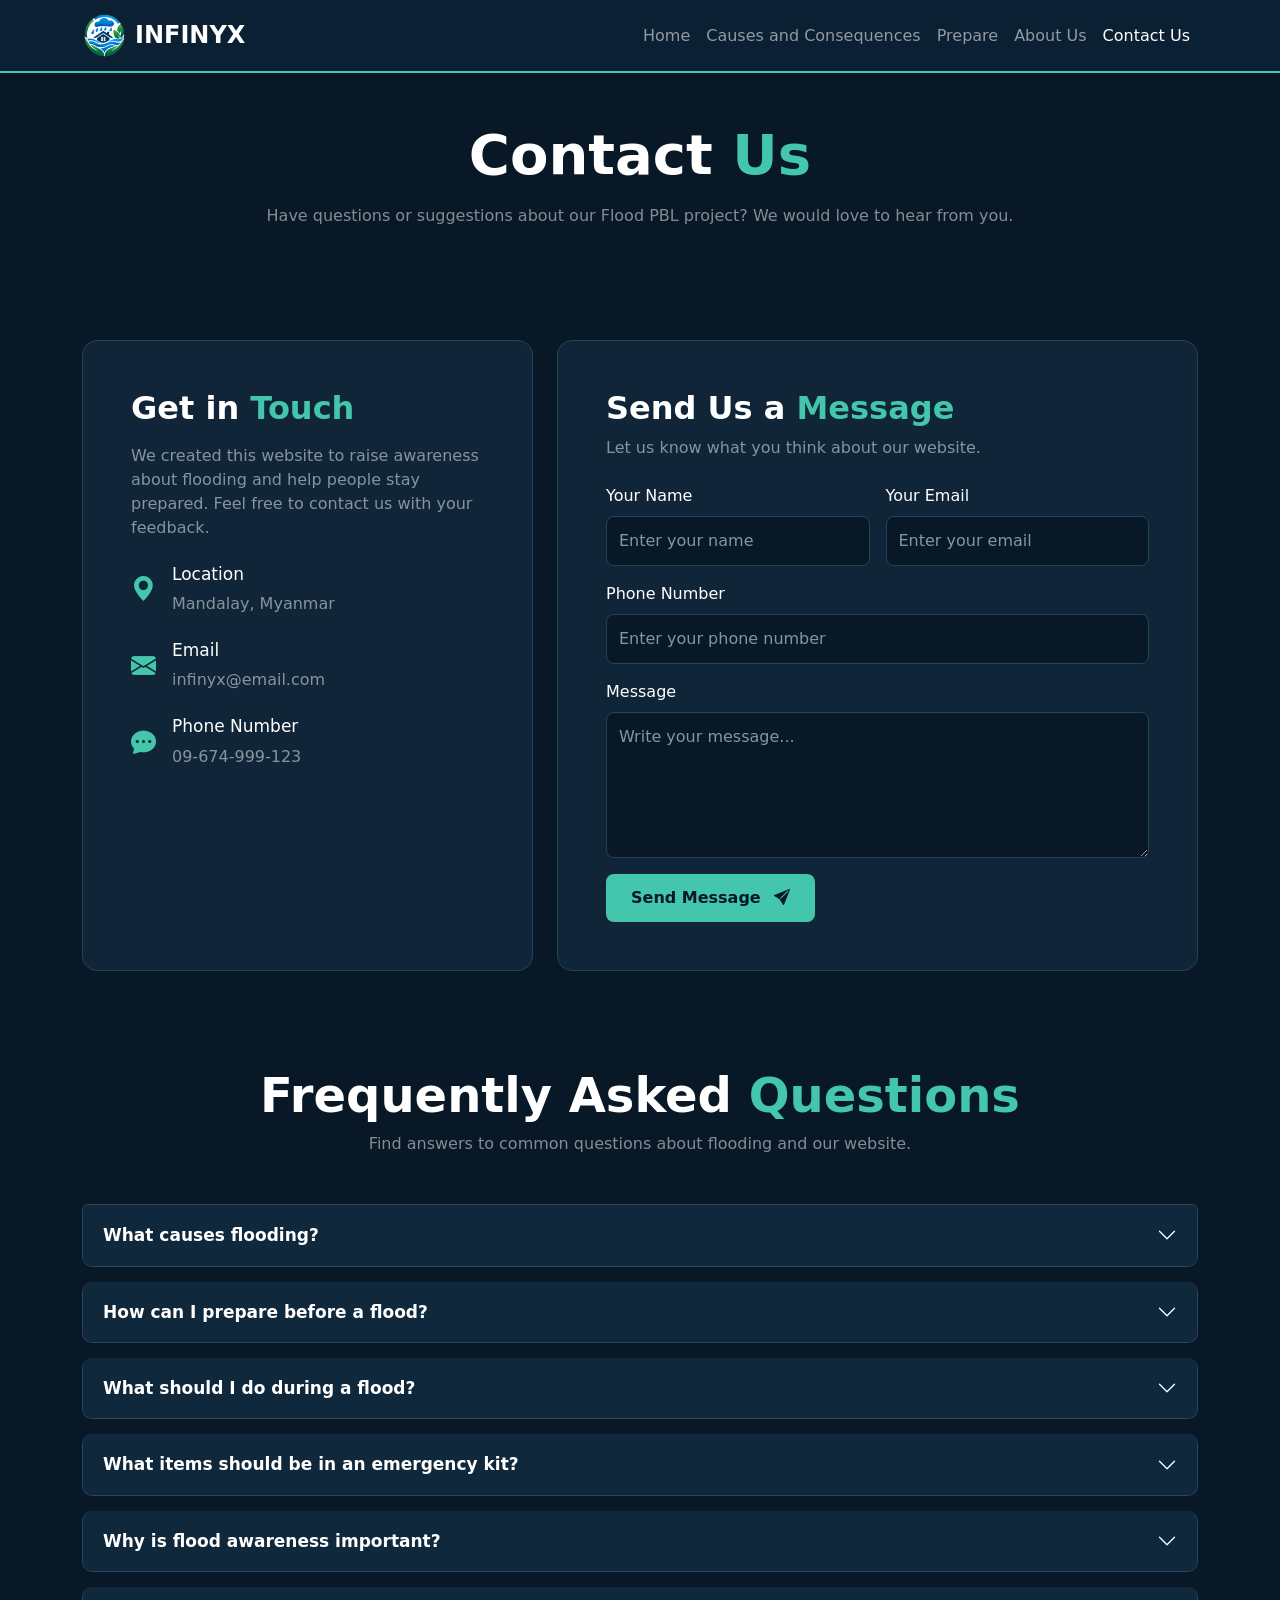
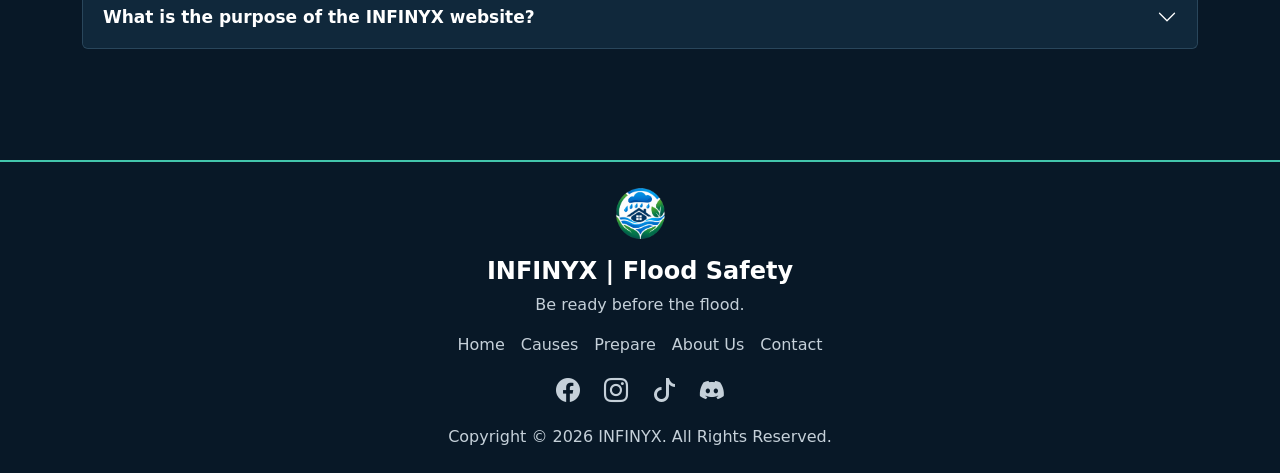
<file: pages/Contact_Us.html>
<!DOCTYPE html>
<html lang="en">
<head>
    <meta charset="UTF-8">
    <meta name="viewport" content="width=device-width, initial-scale=1.0">
    <title>INFINYX | Contact Us</title>

    <!-- Bootstrap CSS -->
    <link href="https://cdn.jsdelivr.net/npm/bootstrap@5.3.8/dist/css/bootstrap.min.css" rel="stylesheet">
    <link rel="stylesheet" href="https://cdn.jsdelivr.net/npm/bootstrap-icons@1.11.3/font/bootstrap-icons.min.css">
    <link rel="stylesheet" href="https://unpkg.com/aos@2.3.1/dist/aos.css">

    <link rel="icon" type="image/png" href="../media/logo.png">
    <link rel="stylesheet" href="../style/style2.css">
</head>

<body id="hiimbody">

<!-- Navbar -->
<nav class="navbar navbar-expand-lg navbar-dark sticky-top" id="navnav">
    <div class="container">
        <a class="navbar-brand fw-bold fs-4" href="../index.html">
            <img src="../media/logo.png" alt="INFINYX logo" width="45" height="45" class="me-2">INFINYX
        </a>

        <button class="navbar-toggler" type="button" data-bs-toggle="collapse" data-bs-target="#navbarContent">
            <span class="navbar-toggler-icon"></span>
        </button>

        <div class="collapse navbar-collapse" id="navbarContent">
            <ul class="navbar-nav ms-auto">
                <li class="nav-item"><a class="nav-link" href="../index.html">Home</a></li>
                <li class="nav-item"><a class="nav-link" href="Causes_and_Consequences.html">Causes and Consequences</a></li>
                <li class="nav-item"><a class="nav-link" href="Prepare.html">Prepare</a></li>
                <li class="nav-item"><a class="nav-link" href="About_Us.html">About Us</a></li>
                <li class="nav-item"><a class="nav-link active" href="Contact_Us.html">Contact Us</a></li>
            </ul>
        </div>
    </div>
</nav>

<!-- Contact Us Banner -->
<div class="contact-banner text-center py-5">
    <div class="container">
        <h1 class="display-4 fw-bold" data-aos="fade-up">
            Contact <span>Us</span>
        </h1>

        <p class="text-white-50 mt-3" data-aos="fade-up">
            Have questions or suggestions about our Flood PBL project?
            We would love to hear from you.
        </p>
    </div>
</div>

<!-- Contact Us Section -->
<section class="contact-section py-5">
    <div class="container">
        <div class="row g-4 align-items-stretch">

            <!-- Contact Information -->
            <div class="col-lg-5" data-aos="fade-right">
                <div class="contact-info h-100 p-4 p-md-5">

                    <h2 class="fw-bold mb-3">
                        Get in <span>Touch</span>
                    </h2>

                    <p class="text-white-50 mb-4">
                        We created this website to raise awareness
                        about flooding and help people stay prepared.
                        Feel free to contact us with your feedback.
                    </p>

                    <div class="contact-item d-flex align-items-center mb-4">
                        <i class="bi bi-geo-alt-fill"></i>
                        <div class="ms-3">
                            <h5>Location</h5>
                            <p class="text-white-50 mb-0">Mandalay, Myanmar</p>
                        </div>
                    </div>

                    <div class="contact-item d-flex align-items-center mb-4">
                        <i class="bi bi-envelope-fill"></i>
                        <div class="ms-3">
                            <h5>Email</h5>
                            <p class="text-white-50 mb-0">
                                infinyx@email.com
                            </p>
                        </div>
                    </div>

                    <div class="contact-item d-flex align-items-center">
                        <i class="bi bi-chat-dots-fill"></i>
                        <div class="ms-3">
                            <h5>Phone Number</h5>
                            <p class="text-white-50 mb-0">
                                09-674-999-123
                            </p>
                        </div>
                    </div>

                </div>
            </div>

            <!-- Contact Form -->
            <div class="col-lg-7" data-aos="fade-left">
                <div class="contact-form h-100 p-4 p-md-5">

                    <h2 class="fw-bold mb-2">
                        Send Us a <span>Message</span>
                    </h2>

                    <p class="text-white-50 mb-4">
                        Let us know what you think about our website.
                    </p>

                    <form>
                        <div class="row g-3">

                            <div class="col-md-6">
                                <label for="contactName" class="form-label">
                                    Your Name
                                </label>

                                <input type="text"
                                       class="form-control"
                                       id="contactName"
                                       placeholder="Enter your name"
                                       required>
                            </div>

                            <div class="col-md-6">
                                <label for="contactEmail" class="form-label">
                                    Your Email
                                </label>

                                <input type="email"
                                       class="form-control"
                                       id="contactEmail"
                                       placeholder="Enter your email"
                                       required>
                            </div>

                            <div class="col-12">
                                <label for="contactPhone" class="form-label">
                                    Phone Number
                                </label>

                                <input type="text"
                                       class="form-control"
                                       id="contactPhone"
                                       placeholder="Enter your phone number">
                            </div>

                            <div class="col-12">
                                <label for="contactMessage" class="form-label">
                                    Message
                                </label>

                                <textarea class="form-control"
                                          id="contactMessage"
                                          rows="5"
                                          placeholder="Write your message..."
                                          required></textarea>
                            </div>

                            <div class="col-12">
                                <button type="submit" class="btn contact-btn">
                                    Send Message
                                    <i class="bi bi-send-fill ms-2"></i>
                                </button>
                            </div>

                        </div>
                    </form>

                </div>
            </div>

        </div>
    </div>
</section>

<!-- FAQ Section -->
<section class="faq-section py-5">
    <div class="container">

        <div class="text-center mb-5">
            <h2 class="fw-bold display-5" data-aos="fade-up">
                Frequently Asked <span>Questions</span>
            </h2>

            <p class="text-white-50" data-aos="fade-up">
                Find answers to common questions about flooding and our website.
            </p>
        </div>

        <div class="accordion" id="faqAccordion">

            <!-- FAQ 1 -->
            <div class="accordion-item" data-aos="fade-up">
                <h2 class="accordion-header">
                    <button class="accordion-button collapsed" type="button"
                        data-bs-toggle="collapse" data-bs-target="#faq1">
                        What causes flooding?
                    </button>
                </h2>

                <div id="faq1" class="accordion-collapse collapse"
                    data-bs-parent="#faqAccordion">
                    <div class="accordion-body">
                        Flooding can be caused by heavy rainfall, overflowing rivers,
                        poor drainage systems, and rapid urbanization.
                    </div>
                </div>
            </div>

            <!-- FAQ 2 -->
            <div class="accordion-item" data-aos="fade-up">
                <h2 class="accordion-header">
                    <button class="accordion-button collapsed" type="button"
                        data-bs-toggle="collapse" data-bs-target="#faq2">
                        How can I prepare before a flood?
                    </button>
                </h2>

                <div id="faq2" class="accordion-collapse collapse"
                    data-bs-parent="#faqAccordion">
                    <div class="accordion-body">
                        Prepare an emergency kit, keep important documents safe,
                        follow weather updates, and know your evacuation routes.
                    </div>
                </div>
            </div>

            <!-- FAQ 3 -->
            <div class="accordion-item" data-aos="fade-up">
                <h2 class="accordion-header">
                    <button class="accordion-button collapsed" type="button"
                        data-bs-toggle="collapse" data-bs-target="#faq3">
                        What should I do during a flood?
                    </button>
                </h2>

                <div id="faq3" class="accordion-collapse collapse"
                    data-bs-parent="#faqAccordion">
                    <div class="accordion-body">
                        Move to higher ground, follow official evacuation instructions,
                        avoid walking or driving through floodwater, and stay updated
                        through reliable sources.
                    </div>
                </div>
            </div>

            <!-- FAQ 4 -->
            <div class="accordion-item" data-aos="fade-up">
                <h2 class="accordion-header">
                    <button class="accordion-button collapsed" type="button"
                        data-bs-toggle="collapse" data-bs-target="#faq4">
                        What items should be in an emergency kit?
                    </button>
                </h2>

                <div id="faq4" class="accordion-collapse collapse"
                    data-bs-parent="#faqAccordion">
                    <div class="accordion-body">
                        An emergency kit should include drinking water, food,
                        a flashlight, batteries, a first-aid kit, medicines,
                        important documents, and a phone charger.
                    </div>
                </div>
            </div>

            <!-- FAQ 5 -->
            <div class="accordion-item" data-aos="fade-up">
                <h2 class="accordion-header">
                    <button class="accordion-button collapsed" type="button"
                        data-bs-toggle="collapse" data-bs-target="#faq5">
                        Why is flood awareness important?
                    </button>
                </h2>

                <div id="faq5" class="accordion-collapse collapse"
                    data-bs-parent="#faqAccordion">
                    <div class="accordion-body">
                        Flood awareness helps people understand the risks,
                        prepare in advance, protect their property, and
                        reduce the danger to their lives.
                    </div>
                </div>
            </div>

            <!-- FAQ 6 -->
            <div class="accordion-item" data-aos="fade-up">
                <h2 class="accordion-header">
                    <button class="accordion-button collapsed" type="button"
                        data-bs-toggle="collapse" data-bs-target="#faq6">
                        What is the purpose of the INFINYX website?
                    </button>
                </h2>

                <div id="faq6" class="accordion-collapse collapse"
                    data-bs-parent="#faqAccordion">
                    <div class="accordion-body">
                        INFINYX is a Flood Awareness website designed to raise awareness
                        about flooding, explain its causes and consequences,
                        and teach people how to prepare for floods.
                    </div>
                </div>
            </div>

        </div>
    </div>
</section>

<!-- Footer -->
<footer class="py-4 mt-5">
    <div class="container text-center">
        <img src="../media/logo.png" alt="INFINYX logo" width="55" height="55" class="mb-3">

        <h4 class="fw-bold text-white">INFINYX | Flood Safety</h4>
        <p class="section-text">Be ready before the flood.</p>

        <div class="d-flex flex-wrap justify-content-center gap-3 my-3">
            <a href="../index.html">Home</a>
            <a href="Causes_and_Consequences.html">Causes</a>
            <a href="Prepare.html">Prepare</a>
            <a href="About_Us.html">About Us</a>
            <a href="Contact_Us.html">Contact</a>
        </div>

        <div class="d-flex justify-content-center gap-4 my-3">
            <a href="https://facebook.com"><i class="bi bi-facebook fs-4"></i></a>
            <a href="https://instagram.com"><i class="bi bi-instagram fs-4"></i></a>
            <a href="https://tiktok.com"><i class="bi bi-tiktok fs-4"></i></a>
            <a href="https://discord.com"><i class="bi bi-discord fs-4"></i></a>
        </div>

        <p class="section-text mb-0">Copyright &copy; 2026 INFINYX. All Rights Reserved.</p>
    </div>
</footer>
<!-- Scripts -->
<script src="https://cdn.jsdelivr.net/npm/bootstrap@5.3.8/dist/js/bootstrap.bundle.min.js"></script>
<script src="https://unpkg.com/aos@2.3.1/dist/aos.js"></script>

<script>
    AOS.init({
        duration: 800,
        once: true
    });
</script>

</body>
</html>
</file>
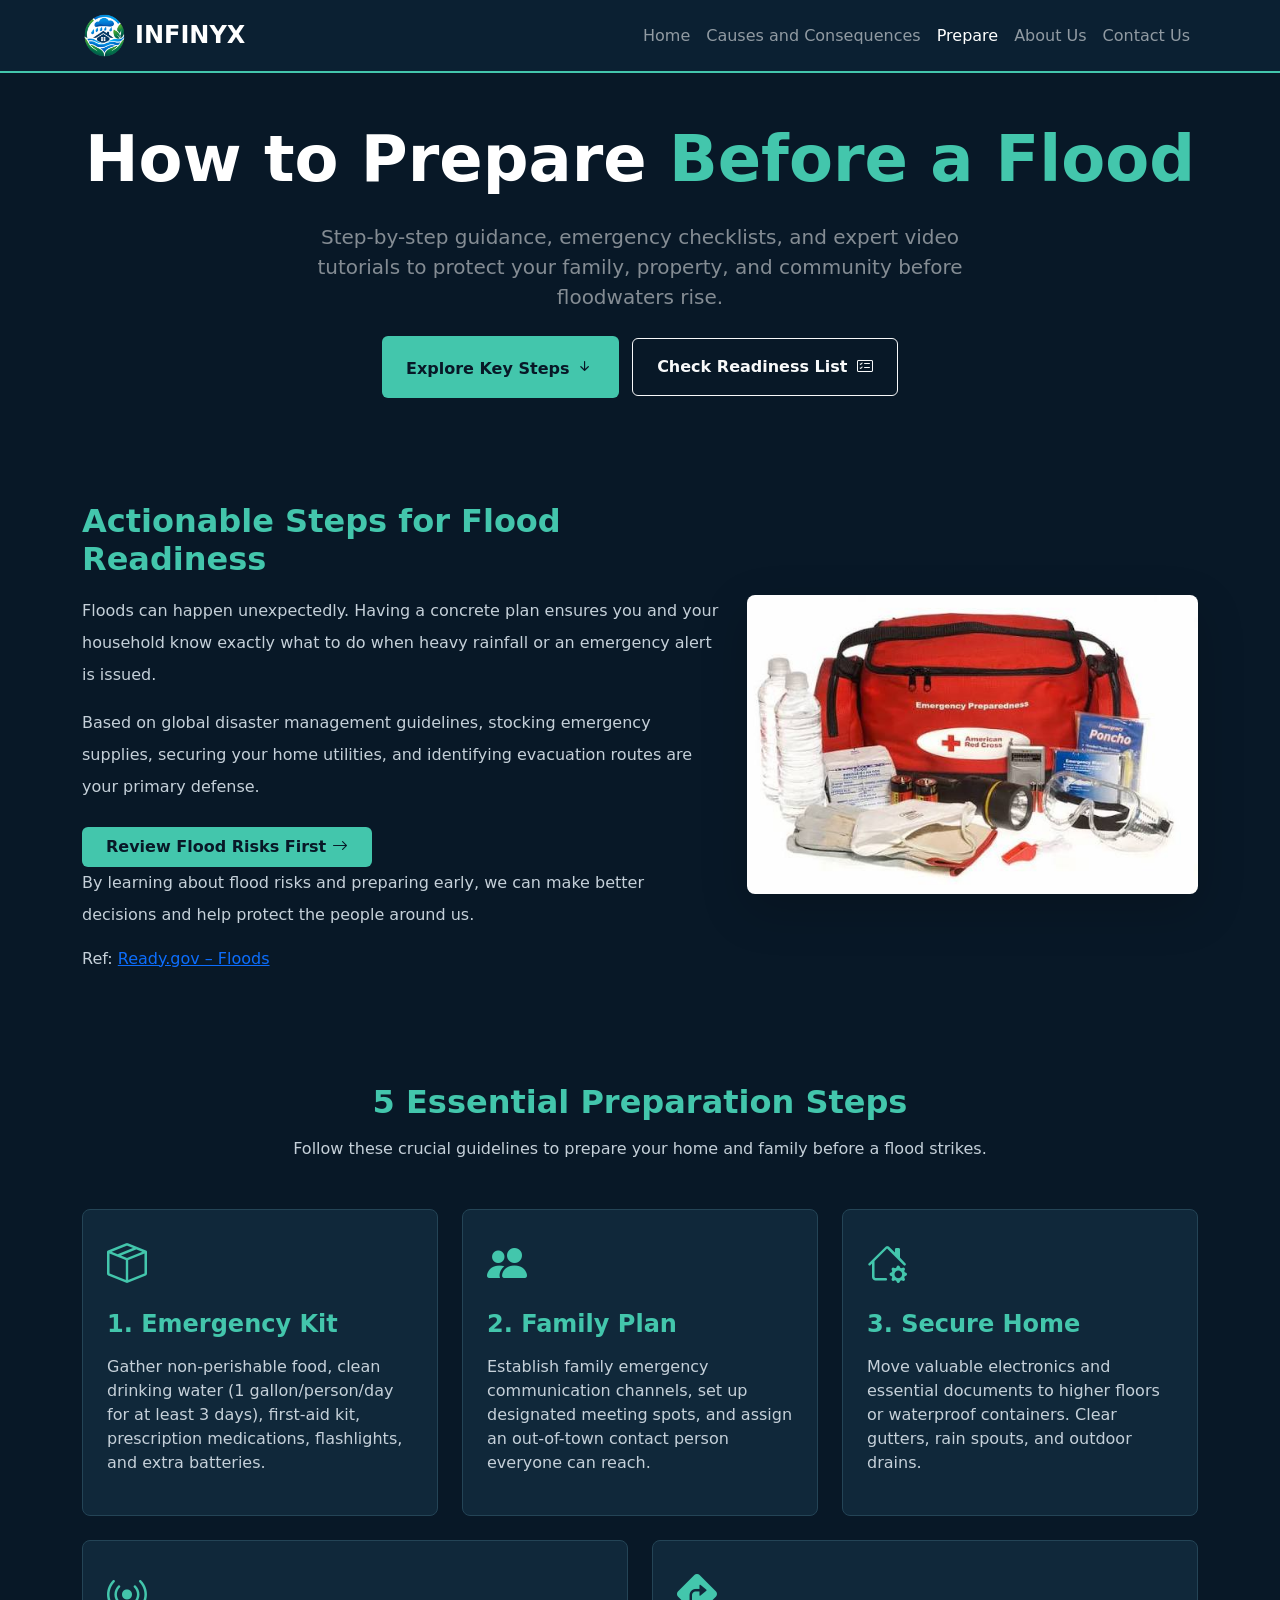
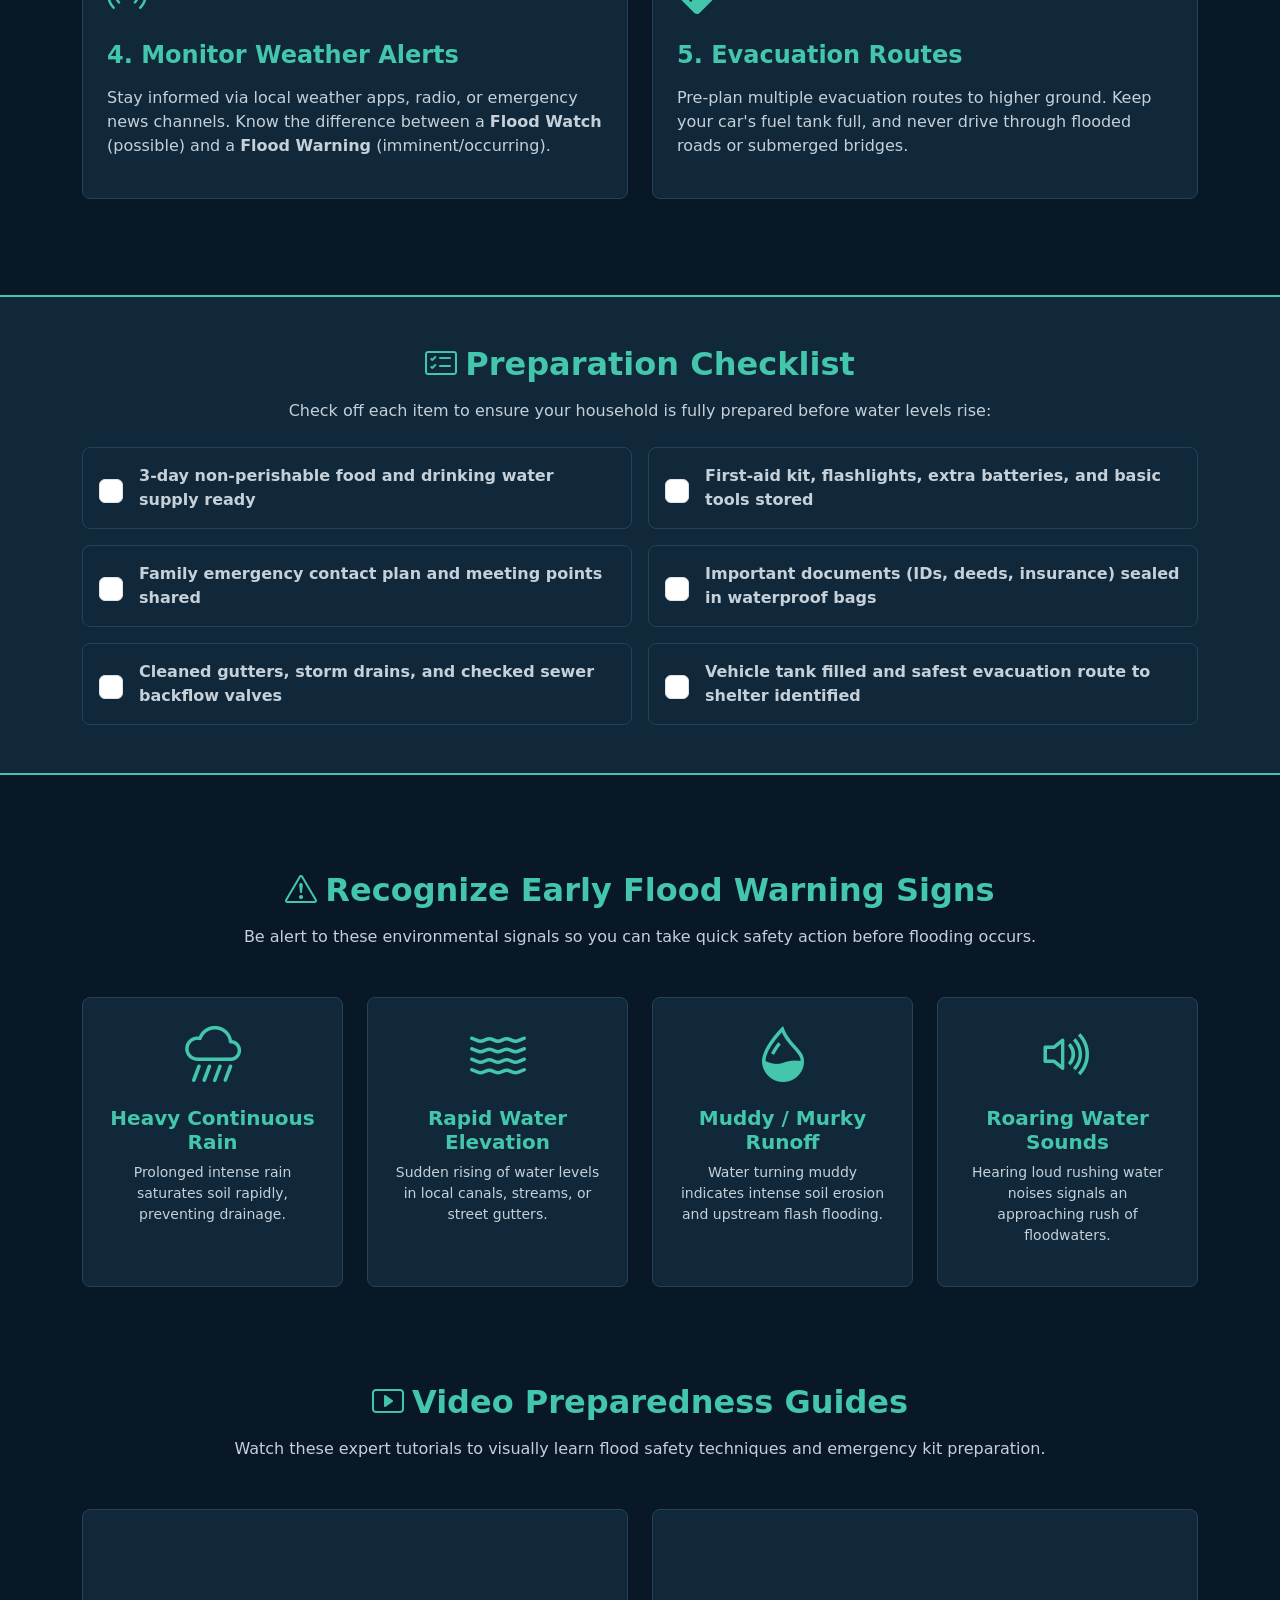
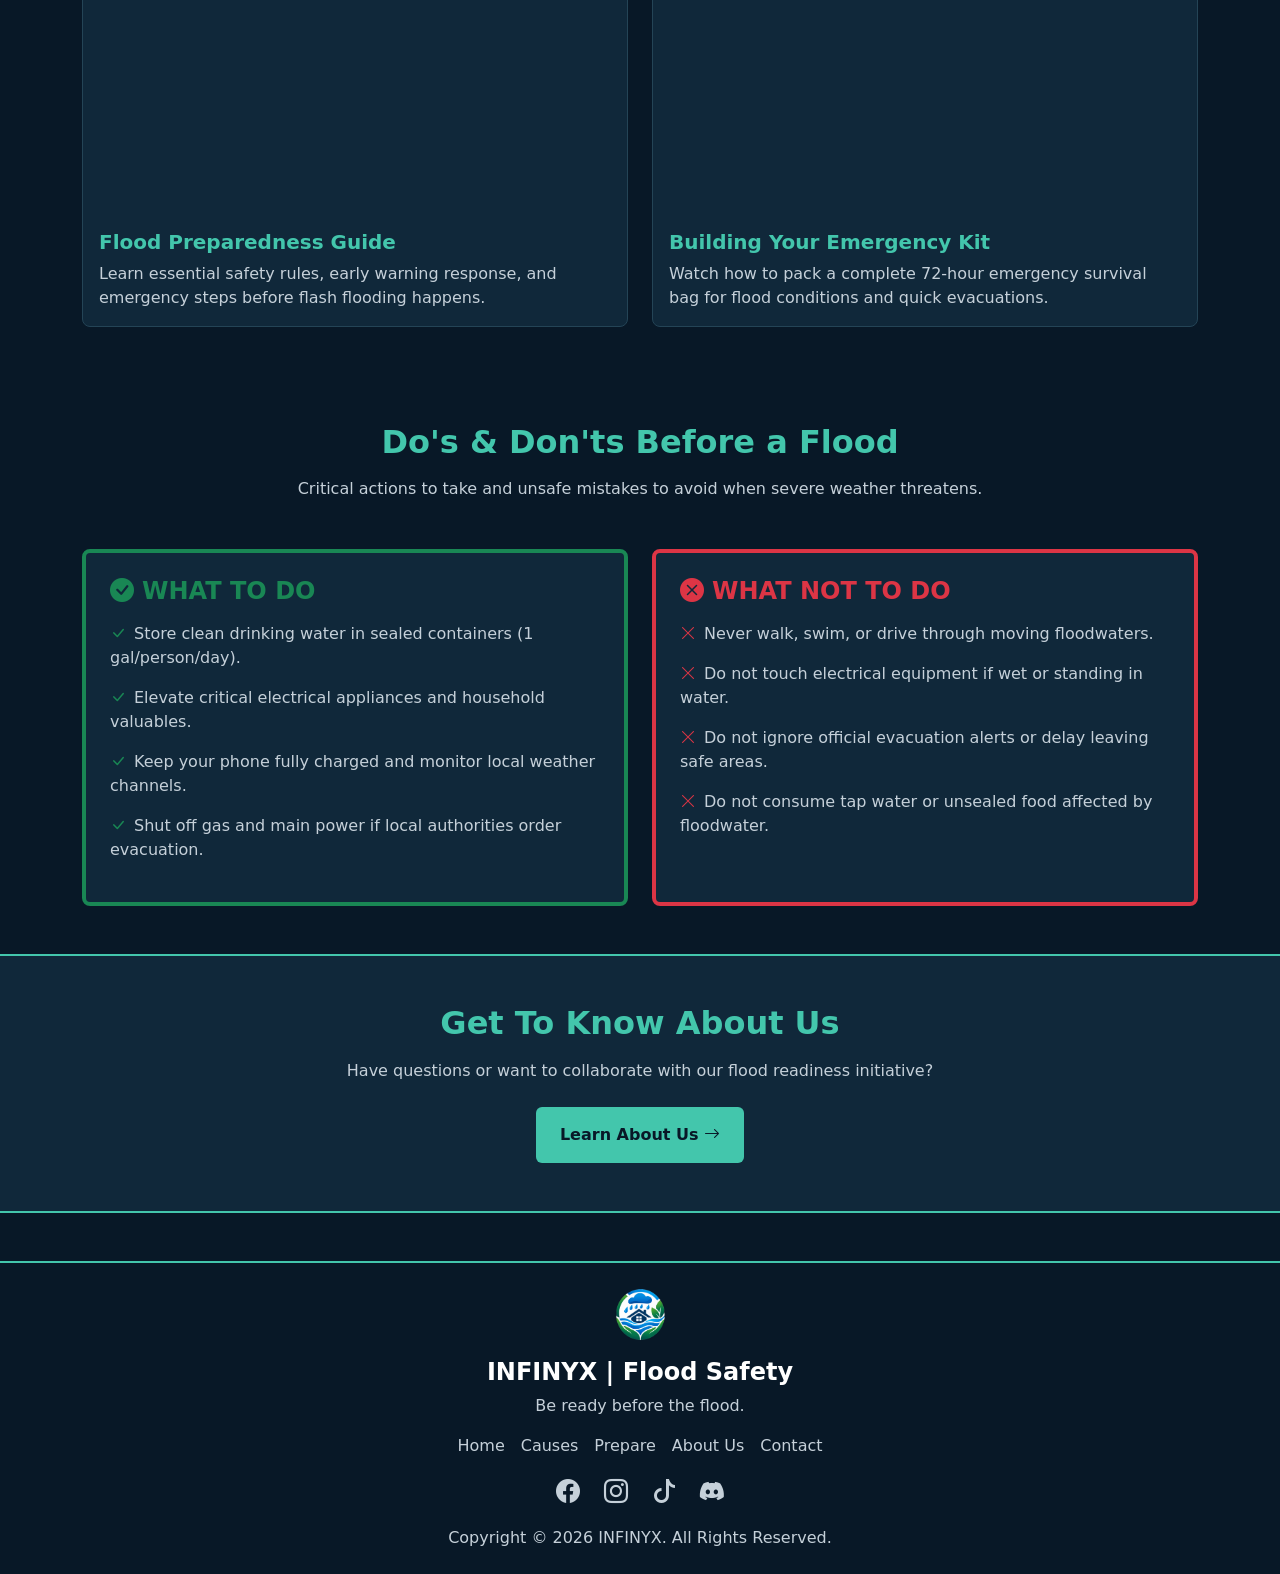
<file: pages/Prepare.html>
<!DOCTYPE html>
<html lang="en">
<head>
    <meta charset="UTF-8">
    <meta name="viewport" content="width=device-width, initial-scale=1.0">
    <title>INFINYX | Prepare for Floods</title>

    <!-- Bootstrap CSS -->
    <link href="https://cdn.jsdelivr.net/npm/bootstrap@5.3.8/dist/css/bootstrap.min.css" rel="stylesheet">
    <link rel="stylesheet" href="https://cdn.jsdelivr.net/npm/bootstrap-icons@1.11.3/font/bootstrap-icons.min.css">
    <link rel="stylesheet" href="https://unpkg.com/aos@2.3.1/dist/aos.css">

    <!-- Favicon and Custom CSS -->
    <link rel="icon" type="image/png" href="../media/logo.png">
    <link rel="stylesheet" href="../style/style2.css">
</head>

<body id="hiimbody">

<!-- Navbar -->
<nav class="navbar navbar-expand-lg navbar-dark sticky-top" id="navnav">
    <div class="container">
        <a class="navbar-brand fw-bold fs-4" href="../index.html">
            <img src="../media/logo.png" alt="INFINYX logo" width="45" height="45" class="me-2">INFINYX
        </a>

        <button class="navbar-toggler" type="button" data-bs-toggle="collapse" data-bs-target="#navbarContent">
            <span class="navbar-toggler-icon"></span>
        </button>

        <div class="collapse navbar-collapse" id="navbarContent">
            <ul class="navbar-nav ms-auto">
                <li class="nav-item"><a class="nav-link" href="../index.html">Home</a></li>
                <li class="nav-item"><a class="nav-link" href="Causes_and_Consequences.html">Causes and Consequences</a></li>
                <li class="nav-item"><a class="nav-link active" href="Prepare.html">Prepare</a></li>
                <li class="nav-item"><a class="nav-link" href="About_Us.html">About Us</a></li>
                <li class="nav-item"><a class="nav-link" href="Contact_Us.html">Contact Us</a></li>
            </ul>
        </div>
    </div>
</nav>

<!-- Banner -->
<div class="banner d-flex align-items-center text-center py-5" id="prepare">
    <div class="container">
        <h1 class="display-3 fw-bold mb-4" data-aos="fade-up">How to Prepare <span>Before a Flood</span></h1>

        <p class="fs-5 mx-auto mb-4 banner-desc text-white-50" data-aos="fade-up" data-aos-delay="150">
            Step-by-step guidance, emergency checklists, and expert video tutorials to protect your family, property, and community before floodwaters rise.
        </p>

        <div data-aos="fade-up" data-aos-delay="300">
            <a href="#prep-steps" class="main-btn btn fw-bold px-4 py-3 border-0 me-2 mb-2">
                Explore Key Steps <i class="bi bi-arrow-down-short fs-5"></i>
            </a>

            <a href="#checklist-section" class="btn btn-outline-light fw-bold px-4 py-3 mb-2">
                Check Readiness List <i class="bi bi-card-checklist ms-1"></i>
            </a>
        </div>
    </div>
</div>

<!-- Intro Section -->
<section class="container py-5">
    <div class="row align-items-center g-4">
        <div class="col-md-7" data-aos="fade-right">
            <h2 class="section-title fw-bold mb-3">Actionable Steps for Flood Readiness</h2>

            <p class="section-text lh-lg">
                Floods can happen unexpectedly. Having a concrete plan ensures you and your household know exactly what to do when heavy rainfall or an emergency alert is issued.
            </p>

            <p class="section-text lh-lg">
                Based on global disaster management guidelines, stocking emergency supplies, securing your home utilities, and identifying evacuation routes are your primary defense.
            </p>

            <a href="Causes_and_Consequences.html" class="main-btn btn fw-bold px-4 py-2 border-0 mt-2">
                Review Flood Risks First <i class="bi bi-arrow-right"></i>
            </a>

            <p class="section-text lh-lg">
                By learning about flood risks and preparing early, we can make better decisions and help protect the people around us.
            </p>

            <p class="section-text">
                Ref: <a href="https://www.ready.gov/floods" target="_blank">Ready.gov – Floods</a>
            </p>
        </div>

        <div class="col-md-5" data-aos="fade-left">
            <img src="../media/prepare.jpg" class="img-fluid rounded-3 w-100 shadow-lg" alt="Emergency preparation supplies">
        </div>
    </div>
</section>

<!-- 5 Key Preparation Steps Section -->
<section class="container py-5" id="prep-steps">
    <div class="text-center mb-5" data-aos="fade-up">
        <h2 class="section-title fw-bold mb-3">5 Essential Preparation Steps</h2>
        <p class="section-text">Follow these crucial guidelines to prepare your home and family before a flood strikes.</p>
    </div>

    <div class="row g-4">

        <!-- Step 1 -->
        <div class="col-md-6 col-lg-4" data-aos="flip-up">
            <div class="feature-card rounded-3 p-4 h-100">
                <div class="link-green fs-1 mb-3"><i class="bi bi-box-seam"></i></div>
                <h4 class="section-title fw-bold mb-3">1. Emergency Kit</h4>
                <p class="section-text fs-6">Gather non-perishable food, clean drinking water (1 gallon/person/day for at least 3 days), first-aid kit, prescription medications, flashlights, and extra batteries.</p>
            </div>
        </div>

        <!-- Step 2 -->
        <div class="col-md-6 col-lg-4" data-aos="flip-up" data-aos-delay="100">
            <div class="feature-card rounded-3 p-4 h-100">
                <div class="link-green fs-1 mb-3"><i class="bi bi-people-fill"></i></div>
                <h4 class="section-title fw-bold mb-3">2. Family Plan</h4>
                <p class="section-text fs-6">Establish family emergency communication channels, set up designated meeting spots, and assign an out-of-town contact person everyone can reach.</p>
            </div>
        </div>

        <!-- Step 3 -->
        <div class="col-md-6 col-lg-4" data-aos="flip-up" data-aos-delay="200">
            <div class="feature-card rounded-3 p-4 h-100">
                <div class="link-green fs-1 mb-3"><i class="bi bi-house-gear"></i></div>
                <h4 class="section-title fw-bold mb-3">3. Secure Home</h4>
                <p class="section-text fs-6">Move valuable electronics and essential documents to higher floors or waterproof containers. Clear gutters, rain spouts, and outdoor drains.</p>
            </div>
        </div>

        <!-- Step 4 -->
        <div class="col-md-6 col-lg-6" data-aos="flip-up" data-aos-delay="300">
            <div class="feature-card rounded-3 p-4 h-100">
                <div class="link-green fs-1 mb-3"><i class="bi bi-broadcast"></i></div>
                <h4 class="section-title fw-bold mb-3">4. Monitor Weather Alerts</h4>
                <p class="section-text fs-6">Stay informed via local weather apps, radio, or emergency news channels. Know the difference between a <strong>Flood Watch</strong> (possible) and a <strong>Flood Warning</strong> (imminent/occurring).</p>
            </div>
        </div>

        <!-- Step 5 -->
        <div class="col-md-12 col-lg-6" data-aos="flip-up" data-aos-delay="400">
            <div class="feature-card rounded-3 p-4 h-100">
                <div class="link-green fs-1 mb-3"><i class="bi bi-sign-turn-right-fill"></i></div>
                <h4 class="section-title fw-bold mb-3">5. Evacuation Routes</h4>
                <p class="section-text fs-6">Pre-plan multiple evacuation routes to higher ground. Keep your car's fuel tank full, and never drive through flooded roads or submerged bridges.</p>
            </div>
        </div>

    </div>
</section>

<!-- Interactive Readiness Checklist -->
<section class="ready-section py-5 my-5" id="checklist-section">
    <div class="container" data-aos="fade-up">

        <div class="text-center mb-4">
            <h2 class="section-title fw-bold mb-3"><i class="bi bi-card-checklist me-2"></i>Preparation Checklist</h2>
            <p class="section-text">Check off each item to ensure your household is fully prepared before water levels rise:</p>
        </div>

        <div class="row g-3">
            <div class="col-md-6">
                <div class="feature-card p-3 rounded-3 d-flex align-items-center">
                    <input class="form-check-input me-3 fs-4" type="checkbox" id="check1">
                    <label class="form-check-label section-text fw-semibold" for="check1">
                        3-day non-perishable food and drinking water supply ready
                    </label>
                </div>
            </div>

            <div class="col-md-6">
                <div class="feature-card p-3 rounded-3 d-flex align-items-center">
                    <input class="form-check-input me-3 fs-4" type="checkbox" id="check2">
                    <label class="form-check-label section-text fw-semibold" for="check2">
                        First-aid kit, flashlights, extra batteries, and basic tools stored
                    </label>
                </div>
            </div>

            <div class="col-md-6">
                <div class="feature-card p-3 rounded-3 d-flex align-items-center">
                    <input class="form-check-input me-3 fs-4" type="checkbox" id="check3">
                    <label class="form-check-label section-text fw-semibold" for="check3">
                        Family emergency contact plan and meeting points shared
                    </label>
                </div>
            </div>

            <div class="col-md-6">
                <div class="feature-card p-3 rounded-3 d-flex align-items-center">
                    <input class="form-check-input me-3 fs-4" type="checkbox" id="check4">
                    <label class="form-check-label section-text fw-semibold" for="check4">
                        Important documents (IDs, deeds, insurance) sealed in waterproof bags
                    </label>
                </div>
            </div>

            <div class="col-md-6">
                <div class="feature-card p-3 rounded-3 d-flex align-items-center">
                    <input class="form-check-input me-3 fs-4" type="checkbox" id="check5">
                    <label class="form-check-label section-text fw-semibold" for="check5">
                        Cleaned gutters, storm drains, and checked sewer backflow valves
                    </label>
                </div>
            </div>

            <div class="col-md-6">
                <div class="feature-card p-3 rounded-3 d-flex align-items-center">
                    <input class="form-check-input me-3 fs-4" type="checkbox" id="check6">
                    <label class="form-check-label section-text fw-semibold" for="check6">
                        Vehicle tank filled and safest evacuation route to shelter identified
                    </label>
                </div>
            </div>
        </div>
    </div>
</section>

<!-- Warning Signs Section -->
<section class="container py-5">
    <div class="text-center mb-5" data-aos="fade-up">
        <h2 class="section-title fw-bold mb-3"><i class="bi bi-exclamation-triangle me-2"></i>Recognize Early Flood Warning Signs</h2>
        <p class="section-text">Be alert to these environmental signals so you can take quick safety action before flooding occurs.</p>
    </div>

    <div class="row g-4">
        <div class="col-md-3" data-aos="zoom-in">
            <div class="feature-card text-center p-4 rounded-3 h-100">
                <i class="bi bi-cloud-rain-heavy link-green display-4 mb-3 d-block"></i>
                <h5 class="section-title fw-bold">Heavy Continuous Rain</h5>
                <p class="section-text small">Prolonged intense rain saturates soil rapidly, preventing drainage.</p>
            </div>
        </div>

        <div class="col-md-3" data-aos="zoom-in" data-aos-delay="100">
            <div class="feature-card text-center p-4 rounded-3 h-100">
                <i class="bi bi-water link-green display-4 mb-3 d-block"></i>
                <h5 class="section-title fw-bold">Rapid Water Elevation</h5>
                <p class="section-text small">Sudden rising of water levels in local canals, streams, or street gutters.</p>
            </div>
        </div>

        <div class="col-md-3" data-aos="zoom-in" data-aos-delay="200">
            <div class="feature-card text-center p-4 rounded-3 h-100">
                <i class="bi bi-droplet-half link-green display-4 mb-3 d-block"></i>
                <h5 class="section-title fw-bold">Muddy / Murky Runoff</h5>
                <p class="section-text small">Water turning muddy indicates intense soil erosion and upstream flash flooding.</p>
            </div>
        </div>

        <div class="col-md-3" data-aos="zoom-in" data-aos-delay="300">
            <div class="feature-card text-center p-4 rounded-3 h-100">
                <i class="bi bi-volume-up link-green display-4 mb-3 d-block"></i>
                <h5 class="section-title fw-bold">Roaring Water Sounds</h5>
                <p class="section-text small">Hearing loud rushing water noises signals an approaching rush of floodwaters.</p>
            </div>
        </div>
    </div>
</section>

<!-- YouTube Guidance Videos Section -->
<section class="container py-5">
    <div class="text-center mb-5" data-aos="fade-up">
        <h2 class="section-title fw-bold mb-3"><i class="bi bi-play-btn me-2"></i>Video Preparedness Guides</h2>
        <p class="section-text">Watch these expert tutorials to visually learn flood safety techniques and emergency kit preparation.</p>
    </div>

    <div class="row g-4">
        <div class="col-lg-6" data-aos="zoom-in">
            <div class="feature-card rounded-3 p-3 h-100">
                <div class="ratio ratio-16x9 rounded overflow-hidden">
                    <iframe src="https://www.youtube.com/embed/43M5mZuzHF8" title="How to Prepare for a Flood - Safety Guide" allowfullscreen></iframe>
                </div>
                <h5 class="section-title fw-bold mt-3">Flood Preparedness Guide</h5>
                <p class="section-text mb-0">Learn essential safety rules, early warning response, and emergency steps before flash flooding happens.</p>
            </div>
        </div>

        <div class="col-lg-6" data-aos="zoom-in" data-aos-delay="150">
            <div class="feature-card rounded-3 p-3 h-100">
                <div class="ratio ratio-16x9 rounded overflow-hidden">
                    <iframe src="https://www.youtube.com/embed/zX85vaj-b9Q" title="Building an Emergency Kit for Floods" allowfullscreen></iframe>
                </div>
                <h5 class="section-title fw-bold mt-3">Building Your Emergency Kit</h5>
                <p class="section-text mb-0">Watch how to pack a complete 72-hour emergency survival bag for flood conditions and quick evacuations.</p>
            </div>
        </div>
    </div>
</section>

<!-- Do's and Don'ts Section -->
<section class="container py-5">
    <div class="text-center mb-5" data-aos="fade-up">
        <h2 class="section-title fw-bold mb-3">Do's & Don'ts Before a Flood</h2>
        <p class="section-text">Critical actions to take and unsafe mistakes to avoid when severe weather threatens.</p>
    </div>

    <div class="row g-4">

        <!-- Do's -->
        <div class="col-md-6" data-aos="fade-right">
            <div class="feature-card rounded-3 p-4 h-100 border-start border-success border-4">
                <h4 class="text-success fw-bold mb-3"><i class="bi bi-check-circle-fill me-2"></i>WHAT TO DO</h4>

                <ul class="list-unstyled section-text">
                    <li class="mb-3"><i class="bi bi-check-lg text-success fw-bold me-2"></i>Store clean drinking water in sealed containers (1 gal/person/day).</li>
                    <li class="mb-3"><i class="bi bi-check-lg text-success fw-bold me-2"></i>Elevate critical electrical appliances and household valuables.</li>
                    <li class="mb-3"><i class="bi bi-check-lg text-success fw-bold me-2"></i>Keep your phone fully charged and monitor local weather channels.</li>
                    <li class="mb-3"><i class="bi bi-check-lg text-success fw-bold me-2"></i>Shut off gas and main power if local authorities order evacuation.</li>
                </ul>
            </div>
        </div>

        <!-- Don'ts -->
        <div class="col-md-6" data-aos="fade-left">
            <div class="feature-card rounded-3 p-4 h-100 border-start border-danger border-4">
                <h4 class="text-danger fw-bold mb-3"><i class="bi bi-x-circle-fill me-2"></i>WHAT NOT TO DO</h4>

                <ul class="list-unstyled section-text">
                    <li class="mb-3"><i class="bi bi-x-lg text-danger fw-bold me-2"></i>Never walk, swim, or drive through moving floodwaters.</li>
                    <li class="mb-3"><i class="bi bi-x-lg text-danger fw-bold me-2"></i>Do not touch electrical equipment if wet or standing in water.</li>
                    <li class="mb-3"><i class="bi bi-x-lg text-danger fw-bold me-2"></i>Do not ignore official evacuation alerts or delay leaving safe areas.</li>
                    <li class="mb-3"><i class="bi bi-x-lg text-danger fw-bold me-2"></i>Do not consume tap water or unsealed food affected by floodwater.</li>
                </ul>
            </div>
        </div>

    </div>
</section>

<!-- Call to Action Section -->
<section class="ready-section py-5">
    <div class="container text-center" data-aos="fade-up">
        <h2 class="section-title fw-bold mb-3">Get To Know About Us</h2>
        <p class="section-text mb-4">Have questions or want to collaborate with our flood readiness initiative?</p>

        <a href="About_Us.html" class="main-btn btn fw-bold px-4 py-3 border-0">
            Learn About Us <i class="bi bi-arrow-right"></i>
        </a>
    </div>
</section>

<!-- Footer -->
<footer class="py-4 mt-5">
    <div class="container text-center">
        <img src="../media/logo.png" alt="INFINYX logo" width="55" height="55" class="mb-3">

        <h4 class="fw-bold text-white">INFINYX | Flood Safety</h4>
        <p class="section-text">Be ready before the flood.</p>

        <div class="d-flex flex-wrap justify-content-center gap-3 my-3">
            <a href="../index.html">Home</a>
            <a href="Causes_and_Consequences.html">Causes</a>
            <a href="Prepare.html">Prepare</a>
            <a href="About_Us.html">About Us</a>
            <a href="Contact_Us.html">Contact</a>
        </div>

        <div class="d-flex justify-content-center gap-4 my-3">
            <a href="https://facebook.com"><i class="bi bi-facebook fs-4"></i></a>
            <a href="https://instagram.com"><i class="bi bi-instagram fs-4"></i></a>
            <a href="https://tiktok.com"><i class="bi bi-tiktok fs-4"></i></a>
            <a href="https://discord.com"><i class="bi bi-discord fs-4"></i></a>
        </div>

        <p class="section-text mb-0">Copyright &copy; 2026 INFINYX. All Rights Reserved.</p>
    </div>
</footer>
<!-- Scripts -->
<script src="https://cdn.jsdelivr.net/npm/bootstrap@5.3.8/dist/js/bootstrap.bundle.min.js"></script>
<script src="https://unpkg.com/aos@2.3.1/dist/aos.js"></script>

<script>
    AOS.init({
        duration: 800,
        once: true
    });
</script>

</body>
</html>
</file>
<file: style/style.css>
body { 
    background-color: #081827; 
    color: white; 
}

#navnav {
    background-color: #0b2032; 
    border-bottom: 2px solid #43c6ac; 
}

.navbar-brand:hover {
    color: #43c6ac; 
}

#banner {
    background: linear-gradient(rgba(5,20,35,0.65), rgba(5,20,35,0.8)), url("('../media/Flooded\Neighborhood\Street\with\Silver\Van.png')") center; 
}
#runnin {
    width: 100%;
    height: 310px;
    object-fit: contain;
    background-color: #ffffff;
}

.banner span, .section-title {
    color: #43c6ac; 
}

.banner p, .section-text {
    color: #c5d0d9; 
}

.banner-desc {
    max-width: 700px;
}

.main-btn {
    background-color: #43c6ac; 
    color: #081827; 
    transition: 0.3s; 
}
    
.main-btn:hover {
    background-color: white; 
    color: #081827; 
    transform: translateY(-3px); 
}

.feature-card {
    background-color: #10283a; 
    border: 1px solid #244456; 
    transition: 0.3s; 
}

.feature-card:hover {
    transform: translateY(-5px); 
    border-color: #43c6ac;
}

.section-img {
    width: 100%;
    height: 275px;
    object-fit: cover;
    display: block;
}

#member {
    clip-path: polygon(25% 0%, 75% 0%, 100% 50%, 75% 100%, 25% 100%, 0% 50%);
    width: 100%;
    height: 300px;
    object-fit: cover;
}

.feature-card {
    height: 100%;
}

.feature-card .section-text {
    flex-grow: 0;
}

#hihi {
    height: 350px;
    object-fit: cover;
}

.ready-section {
    background-color: #10283a; 
    border-top: 2px solid #43c6ac; 
    border-bottom: 2px solid #43c6ac; 
}

.link-green {
    color: #43c6ac;
}

footer {
    border-top: 2px solid #43c6ac;
}

footer a {
    color: #c5d0d9; 
    text-decoration: none; 
}

footer a:hover {
    color: #43c6ac; 
}

@media (max-width: 767px) {
    .banner { min-height: 420px; } 
}
</file>
<file: style/style1.css>
body { 
    background-color: #081827; 
    color: white; 
}

#navnav {
    background-color: #0b2032; 
    border-bottom: 2px solid #43c6ac; 
}

.navbar-brand:hover {
    color: #43c6ac; 
}

.banner {
    background: linear-gradient(rgba(5,20,35,0.65), rgba(5,20,35,0.8)), url('../media/fortext.png') center; 
}

#imgoat {
    clip-path: polygon(50% 0%, 83% 12%, 100% 43%, 94% 78%, 68% 100%, 32% 100%, 6% 78%, 0% 43%, 17% 12%);
}

.banner span, .section-title {
    color: #43c6ac; 
}

.banner p, .section-text {
    color: #c5d0d9; 
}

.banner-desc {
    max-width: 700px;
}

.main-btn {
    background-color: #43c6ac; 
    color: #081827; 
    transition: 0.3s; 
}
    
.main-btn:hover {
    background-color: white; 
    color: #081827; 
    transform: translateY(-3px); 
}

.feature-card {
    background-color: #10283a; 
    border: 1px solid #244456; 
    transition: 0.3s; 
}

.feature-card:hover {
    transform: translateY(-5px); 
    border-color: #43c6ac;
}

.section-img {
    width: 100%; 
    height: 220px; 
    object-fit: cover; 
}


#consequences {
    padding-top: 50px;
    padding-bottom: 50px;
}

.section-title {
    color: #43c6ac;
}

.section-text {
    color: #c2ced8;
    line-height: 1.7;
}



#building,
#rail {
    width: 100%;
    height: 350px;
    object-fit: cover;
    clip-path: polygon(50% 0%, 80% 10%, 100% 35%, 100% 70%, 80% 90%, 50% 100%, 20% 90%, 0% 70%, 0% 35%, 20% 10%);
    transition: 0.4s;
}

#disease {
    width: 100%;
    height: 350px;
    object-fit: cover;
    clip-path: polygon(50% 0%, 80% 10%, 100% 35%, 100% 70%, 80% 90%, 50% 100%, 20% 90%, 0% 70%, 0% 35%, 20% 10%);
    transition: 0.4s;
}
.consequence-img:hover {
    transform: scale(1.03);
}


.consequence-table {
    --bs-table-bg: #102438;
    --bs-table-color: #e1e8ef;
    --bs-table-border-color: #30475a;

    border-radius: 8px;
    overflow: hidden;
}

.consequence-table th {
    color: #43c6ac;
    font-weight: 600;
}

.consequence-table td,
.consequence-table th {
    padding: 14px;
    vertical-align: middle;
}


.solution-btn {
    background-color: #43c6ac;
    color: #081827;
    font-weight: 600;

    border: 1px solid #43c6ac;
    padding: 10px 22px;

    border-radius: 8px;

    transition: 0.3s;
}

.solution-btn:hover {
    background-color: transparent;
    color: #43c6ac;
    border-color: #43c6ac;
    transform: translateY(-2px);
}


.solution-modal {
    background-color: #0b2032;
    color: white;

    border: 1px solid #43c6ac;
    border-radius: 15px;
}

.solution-modal .modal-header {
    border-bottom: 1px solid #43c6ac;
}

.solution-modal .modal-title {
    color: #43c6ac;
    font-weight: bold;
}

.solution-modal .modal-footer {
    border-top: 1px solid #243b4d;
}

.solution-modal .btn-close {
    opacity: 1;
}


.solution-item {
    display: flex;
    align-items: flex-start;
    gap: 15px;

    padding: 15px;
    margin-bottom: 12px;

    background-color: #122b40;

    border: 1px solid #243b4d;
    border-radius: 10px;

    transition: 0.3s;
}

.solution-item:hover {
    border-color: #43c6ac;
    transform: translateX(4px);
}

.solution-item i {
    color: #43c6ac;
    font-size: 25px;
    min-width: 28px;
}

.solution-item h6 {
    color: #43c6ac;
    font-weight: bold;

    margin-bottom: 6px;
}

.solution-item p {
    color: #c2ced8;

    margin-bottom: 0;
    line-height: 1.6;
}


@media (max-width: 767px) {

    #building,
    #disease,
    #rail {
        height: 280px;
    }
    .consequence-table td,
    .consequence-table th {
        padding: 10px;
        font-size: 14px;
    }
    .solution-btn {
        width: 100%;
    }
    .solution-modal .modal-title {
        font-size: 17px;
    }

}

#hihi {
    height: 350px;
    object-fit: cover;
}

/* Modal Design */
.modal-content {
    border: 1px solid #43c6ac;
    border-radius: 15px;
}

.modal-header {
    border-bottom: 1px solid #43c6ac;
}

.modal-footer {
    border-top: 1px solid #43c6ac;
}

.modal-title {
    color: #43c6ac;
}

.modal-body ul {
    padding-left: 20px;
}

.modal-body li {
    margin-bottom: 10px;
    line-height: 1.6;
}

/* View Solutions Button */
.btn-outline-success {
    border-color: #43c6ac;
    color: #43c6ac;
}

.btn-outline-success:hover {
    background-color: #43c6ac;
    border-color: #43c6ac;
    color: #081827;
}

.ready-section {
    width: 100%;
    max-width: none;
    margin: 0;
    background: #102638;
    border-top: 2px solid #43c6ac;
    border-bottom: 2px solid #43c6ac;
}

.link-green {
    color: #43c6ac;
}

footer {
    border-top: 2px solid #43c6ac;
}

footer {
    width: 100%;
    margin: 0;
    padding: 30px 0;
    background: #081827;
}

footer a {
    color: #c5d0d9; 
    text-decoration: none; 
}

footer a:hover {
    color: #43c6ac; 
}

@media (max-width: 767px) {
    .banner { min-height: 420px; } 
}
</file>
<file: style/style2.css>
body {
    background-color: #081827;
    color: white;
}
 
#navnav {
    background-color: #0b2032;
    border-bottom: 2px solid #43c6ac;
}
 
.navbar-brand:hover {
    color: #43c6ac;
}
 
#prepare {
    background: linear-gradient(rgba(0, 0, 0, 0.6), rgba(0, 0, 0, 0.6)), url(("../media/Storm-Flooded\Town\Beneath\Misty\Mountains.png") center;
}
 
.banner span, .section-title {
    color: #43c6ac;
}
 
.banner p, .section-text {
    color: #c5d0d9;
}
 
.banner-desc {
    max-width: 700px;
}


/* Contact Us Banner */
.contact-banner {
    background: #081827;
}

.contact-banner h1 {
    color: white;
}

.contact-banner h1 span {
    color: #43c6ac;
}

/* Contact Section */
.contact-section {
    background: #081827;
}

/* Contact Information */
.contact-info {
    background: #102638;
    border: 1px solid #244456;
    border-radius: 15px;
}

.contact-info h2 {
    color: white;
}

.contact-info h2 span {
    color: #43c6ac;
}

.contact-info h5 {
    color: white;
    font-size: 17px;
}

.contact-item i {
    color: #43c6ac;
    font-size: 25px;
}

/* Social Icons */
.contact-social a {
    color: #43c6ac;
    font-size: 23px;
    transition: 0.3s;
}

.contact-social a:hover {
    color: white;
}

/* Contact Form */
.contact-form {
    background: #102638;
    border: 1px solid #244456;
    border-radius: 15px;
}

.contact-form h2 {
    color: white;
}

.contact-form h2 span {
    color: #43c6ac;
}

.contact-form .form-label {
    color: white;
}

.contact-form .form-control {
    background: #081827;
    color: white;
    border: 1px solid #244456;
    border-radius: 8px;
    padding: 12px;
}

.contact-form .form-control::placeholder {
    color: #8296a5;
}

.contact-form .form-control:focus {
    background: #081827;
    color: white;
    border-color: #43c6ac;
    box-shadow: 0 0 0 0.2rem rgba(67, 198, 172, 0.15);
}

/* Send Button */
.contact-btn {
    background: #43c6ac;
    color: #081827;
    font-weight: bold;
    border: none;
    border-radius: 8px;
    padding: 12px 25px;
    transition: 0.3s;
}

.contact-btn:hover {
    background: #35a993;
    color: #081827;
}

@media (max-width: 767px) {
    .contact-banner {
        padding: 50px 20px;
    }

    .contact-info,
    .contact-form {
        padding: 25px ;
    }
}

.main-btn {
    background-color: #43c6ac;
    color: #081827;
    transition: 0.3s;
}
   
.main-btn:hover {
    background-color: white;
    color: #081827;
    transform: translateY(-3px);
}
 
.feature-card {
    background-color: #10283a;
    border: 1px solid #244456;
    transition: 0.3s;
}
 
.feature-card:hover {
    transform: translateY(-5px);
    border-color: #43c6ac;
}
 
.section-img {
    width: 100%;
    height: 220px;
    object-fit: cover;
}
 
.custom-bridge-img {
    height: 350px;
    object-fit: cover;
}
 
.ready-section {
    background-color: #10283a;
    border-top: 2px solid #43c6ac;
    border-bottom: 2px solid #43c6ac;
}
 
.link-green {
    color: #43c6ac;
}

.faq-section {
    background-color: #081827;
}

.faq-section h2 span {
    color: #43c6ac;
}

.accordion-item {
    background-color: #10283b;
    border: 1px solid #29465b;
    margin-bottom: 15px;
    border-radius: 10px;
    overflow: hidden;
}

.accordion-button {
    background-color: #10283b;
    color: white;
    font-size: 17px;
    font-weight: 600;
    padding: 20px;
    box-shadow: none;
}

.accordion-button:not(.collapsed) {
    background-color: #16364b;
    color: #43c6ac;
    box-shadow: none;
}

.accordion-button::after {
    filter: brightness(0) invert(1);
}

.accordion-button:focus {
    box-shadow: none;
    border-color: #43c6ac;
}

.accordion-body {
    background-color: #0b2032;
    color: #c5d1dc;
    line-height: 1.8;
    padding: 20px;
}

footer {
    border-top: 2px solid #43c6ac;
}

footer a {
    color: #c5d0d9;
    text-decoration: none;
}
 
footer a:hover {
    color: #43c6ac;
}
 
@media (max-width: 767px) {
    .banner { min-height: 420px; }
}
</file>
